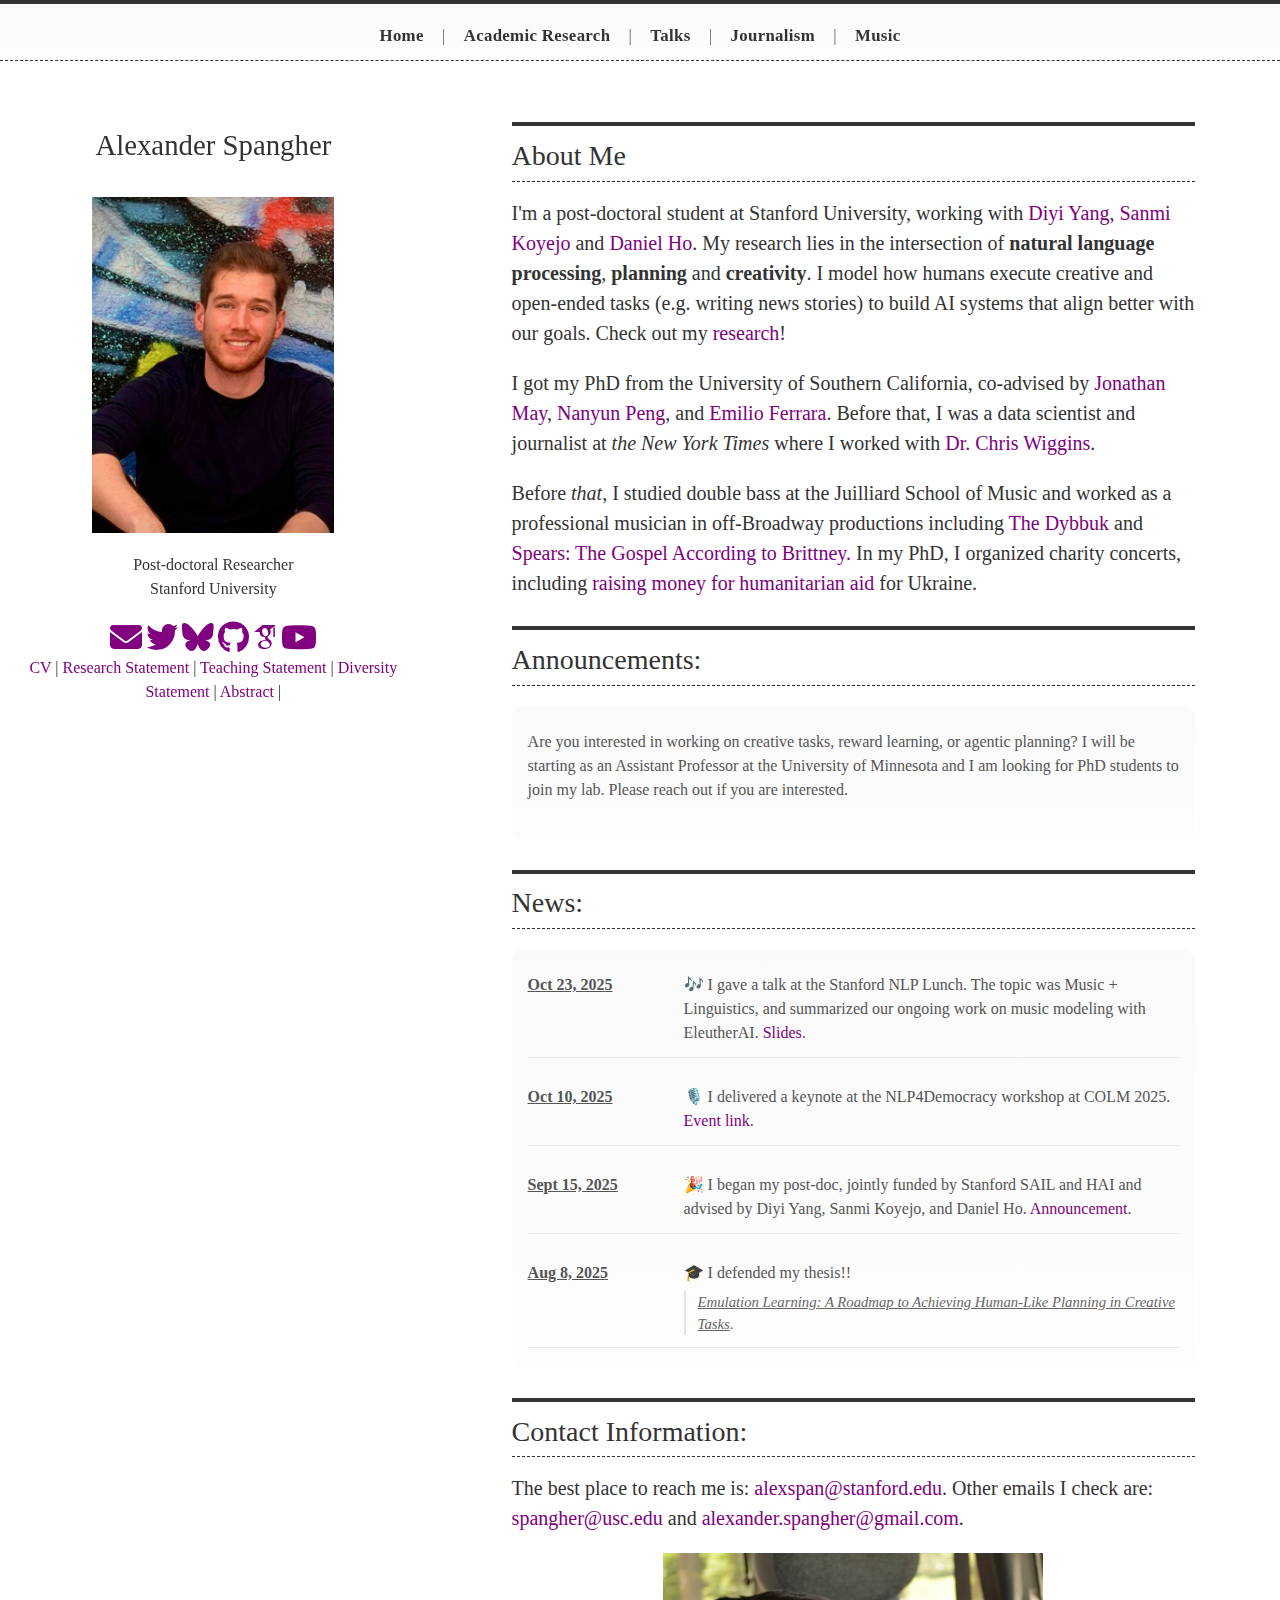
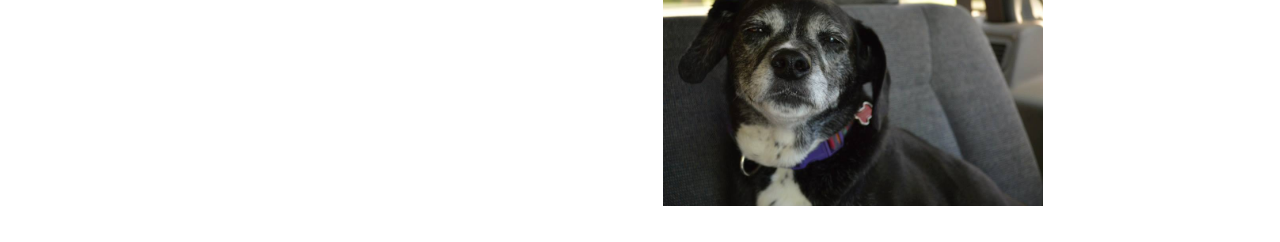
<file: index.html>
<!doctype html>
<html>
  <head>
    <meta charset="utf-8">
    <meta name="description" content="Alexander Spangher is a data scientist, pianist and student based in New York City. He works at the New York Times." />
    <meta name="keywords" content="alexander spangher, the new york times, data visualization, piano" />
    <meta name="author" content="Alexander Spangher" />
    <meta name="viewport" content="width=device-width, initial-scale=1">
    <!-- Always force latest IE rendering engine or request Chrome Frame -->
    <meta content="IE=edge,chrome=1" http-equiv="X-UA-Compatible">
    
    <!-- Use title if it's in the page YAML frontmatter -->
    <title>Alexander Spangher</title>
    
    <!-- Bootstrap CSS -->
    <link href="/assets/css/bootstrap.min.css" rel="stylesheet">
    <!-- Your custom CSS -->
    <link href="/assets/css/normalize.css" rel="stylesheet" type="text/css" />
    <link href="/assets/css/all.css" rel="stylesheet" type="text/css" />
    <!-- Icons -->
    <!-- <link rel="stylesheet" href="/assets/fonts/fontawesome.min.css" /> -->
    <link rel="stylesheet" href="/assets/fonts/academicons.min.css" />
    <!-- <script src="https://kit.fontawesome.com/83b84517bd.js" crossorigin="anonymous"></script> -->
    <!-- <link rel="stylesheet" href="/assets/css/wowchemy.css" /> -->

    <link href="/assets/fonts/fontawesome-free-6.7.2-web/css/fontawesome.css" rel="stylesheet" />
    <link href="/assets/fonts/fontawesome-free-6.7.2-web/css/brands.css" rel="stylesheet" />
    <link href="/assets/fonts/fontawesome-free-6.7.2-web/css/solid.css" rel="stylesheet" />
    <!-- <link href="/assets/fontawesome-free-6.7.2-web/css/sharp-thin.css" rel="stylesheet" /> -->
    <!-- <link href="/assets/fontawesome-free-6.7.2-web/css/duotone-thin.css" rel="stylesheet" /> -->
    <!-- <link href="/assets/fontawesome-free-6.7.2-web/css/sharp-duotone-thin.css" rel="stylesheet" /> -->

    <style>
      .news-section {
        max-height: 420px;
        overflow-y: auto;
        overflow-x: hidden;
        padding: 12px 16px;
        border-radius: 10px;
        background: linear-gradient(180deg, #fafafa 0%, #fdfdfd 100%);
        box-shadow: inset 0 1px 0 rgba(255, 255, 255, 0.6);
      }

      .news-section::-webkit-scrollbar {
        width: 10px;
      }

      .news-section::-webkit-scrollbar-track {
        background: transparent;
      }

      .news-section::-webkit-scrollbar-thumb {
        background-color: rgba(160, 160, 160, 0.5);
        border-radius: 8px;
        border: 2px solid transparent;
        background-clip: content-box;
      }

      .news-section:hover::-webkit-scrollbar-thumb {
        background-color: rgba(120, 120, 120, 0.7);
      }

      .news-list {
        margin: 0;
        padding-left: 0;
        list-style: none;
      }

      .news-item {
        padding: 12px 0;
        border-bottom: 1px solid #ececec;
      }

      .news-item:last-child {
        border-bottom: none;
      }

      .news-date {
        font-weight: 600;
        color: #555;
        display: inline-block;
      }

      .news-text {
        display: inline-block;
      }

      .news-works {
        margin-top: 6px;
        font-size: 0.92em;
        color: #666;
        padding-left: 12px;
        border-left: 2px solid rgba(0, 0, 0, 0.1);
      }

      .news-works a {
        color: inherit;
        text-decoration: underline;
      }

      .news-item ul {
        list-style: none !important;
        padding-left: 0;
        margin: 8px 0 0;
      }

      .news-item ul li {
        margin-bottom: 4px;
      }

      .news-item ul li::marker {
        content: '';
      }
    </style>
  </head>
  
  <body class="index">
<nav class="site-nav" aria-label="Primary navigation">
  <a href="index.html">Home</a>
  <span class="nav-sep">|</span>
  <a href="research.html">Academic Research</a>
  <span class="nav-sep">|</span>
  <a href="talks.html">Talks</a>
  <span class="nav-sep">|</span>
  <a href="data-vis.html">Journalism</a>
  <span class="nav-sep">|</span>
  <a href="music.html">Music</a>
</nav>    <div class="container-fluid">
      <div class="row">
        <!-- Left column (1/3 width) -->
        <div class="col-md-4">
          <div class="sticky-top" style="padding-top: 20px;">
            <h2 id="alex-spangher" class="text-center">Alexander Spangher</h2>
            <div class="text-center">
              <img src="assets/img/profile-pic.jpeg" alt="Lapa" id="profile-pic" class="img-fluid" style="width: 70%;">
              <div class="tagline">Post-doctoral Researcher</div>
              <div>Stanford University</div>
              <!-- Social icons row -->
              <div class="icon-row" style="padding-top: 20px;">
                <a href="mailto:spangher@usc.edu" aria-label="envelope">
                  <i class="fas fa-envelope big-icon"></i>
                </a>
              <a href="https://x.com/AlexanderSpangh" target="_blank" rel="noopener noreferrer">
                <i class="fa-brands fa-twitter"></i>
              </a>
              <a href="https://bsky.app/profile/alex2awesome.bsky.social" target="_blank" rel="noopener noreferrer">
                <i class="fa-brands fa-bluesky"></i>
              </a>
              <a href="https://github.com/alex2awesome" target="_blank" rel="noopener noreferrer">
                <i class="fa-brands fa-github"></i>
              </a>
              <a href="https://scholar.google.com/citations?user=pZEaPR8AAAAJ&hl=en" target="_blank" rel="noopener noreferrer">
                <i class="ai ai-google-scholar"></i>
              </a>
              <a href="https://www.youtube.com/channel/UCKetK0iXNyA0r57aAf-l1NA" target="_blank" rel="noopener noreferrer">
                <i class="fa-brands fa-youtube"></i>
              </a>
            </div>
              <p>
                <a href="assets/docs/2025_cv_with_references.pdf">CV</a> | 
                <a href="assets/docs/2025_research_statement.pdf">Research Statement</a> | 
                <a href="assets/docs/2024_teaching_statement.pdf">Teaching Statement</a> | 
                <a href="assets/docs/2024_diversity_statement.pdf">Diversity Statement</a> | 
                <a href="assets/docs/2024_job_talk_blurb.pdf">Abstract</a> |
            </div>
          </div>
        </div>
        <!-- Right column (2/3 width) -->
        <div class="col-md-8">
          <div class="main">
            <h2 id="alex-spangher">About Me</h2>
            <p>I'm a post-doctoral student at Stanford University, working with <a href="https://cs.stanford.edu/~diyiy/">Diyi Yang</a>, <a href="https://cs.stanford.edu/~sanmi/">Sanmi Koyejo</a> and <a href="https://law.stanford.edu/daniel-e-ho/">Daniel Ho</a>. 
              My research lies in the intersection of <b>natural language processing</b>, <b>planning</b> and <b>creativity</b>. 
              I model how humans execute creative and open-ended tasks (e.g. writing news stories) to build AI systems that align better with our goals.
              Check out my <a href="research.html">research</a>!
              </p>

            <p>I got my PhD from the University of Southern California, co-advised by <a href="https://www.isi.edu/directory/jonmay/">Jonathan May</a>, <a href="https://violetpeng.github.io/">Nanyun Peng</a>, and <a href="https://emilio.ferrara.name/">Emilio Ferrara</a>. 
              Before that, I was a data scientist and journalist at <i>the New York Times</i> where I worked with <a href="https://datascience.columbia.edu/people/chris-h-wiggins/">Dr. Chris Wiggins</a>.</p>
            <p>Before <i>that</i>, I studied double bass at the Juilliard School of Music and worked as a professional musician in off-Broadway productions including <a href="https://myny.ccnmtl.columbia.edu/content/leibowitzs-2011-production-dybbuk">The Dybbuk</a> and <a href="http://newsfeed.time.com/2013/11/04/the-gospel-according-to-brit-brit-musical-tells-the-story-of-christ-through-britney-spears-songs/">Spears: The Gospel According to Brittney.</a>
            In my PhD, I organized charity concerts, including <a href="https://www.sfchronicle.com/bayarea/article/They-ve-been-through-hell-Bay-Area-16999199.php">raising money for humanitarian aid</a> for Ukraine.
            </p>
            
            <h2 id="announcements">Announcements:</h2>
            <div class="news-section">
              <ul class="news-list">
                <li class="news-item">
                  <span class="news-text">Are you interested in working on creative tasks, reward learning, or agentic planning? I will be starting as an Assistant Professor at the University of Minnesota and I am looking for PhD students to join my lab. Please reach out if you are interested.</span>
                </li>
              </ul>
            </div>

            <h2 id="news">News:</h2>
              <div class="news-section">
                <ul class="news-list">
                  <li class="news-item">
                    <span class="news-date">Oct 23, 2025</span>
                    <span class="news-text">🎶 I gave a talk at the Stanford NLP Lunch. The topic was Music + Linguistics, and summarized our ongoing work on music modeling with EleutherAI. <a href="https://docs.google.com/presentation/d/1Cc_oD9zN4Aq6vs603TSWFn1u4LhPGiHpRarRi0NVkn0/edit?usp=sharing">Slides</a>.</span>
                  </li>
                  <li class="news-item">
                    <span class="news-date">Oct 10, 2025</span>
                    <span class="news-text">🎙️ I delivered a keynote at the NLP4Democracy workshop at COLM 2025. <a href="https://sites.google.com/andrew.cmu.edu/nlp4democracy/home">Event link</a>.</span>
                  </li>
                  <li class="news-item">
                    <span class="news-date">Sept 15, 2025</span>
                    <span class="news-text">🎉 I began my post-doc, jointly funded by Stanford SAIL and HAI and advised by Diyi Yang, Sanmi Koyejo, and Daniel Ho. <a href="https://x.com/AlexanderSpangh/status/1982585958265671989">Announcement</a>.</span>
                  </li>
                  <li class="news-item">
                    <span class="news-date">Aug 8, 2025</span>
                    <span class="news-text">🎓 I defended my thesis!!
                      <div class="news-works">
                        <a href="https://www.alexander-spangher.com/assets/docs/aspangher-thesis.pdf"><i>Emulation Learning: A Roadmap to Achieving Human-Like Planning in Creative Tasks</i></a>.
                      </div>
                    </span>
                  </li>
                  <li class="news-item">
                    <span class="news-date">May 3, 2025</span>
                    <span class="news-text">🧑‍🏫 We gave a tutorial at NAACL 2025. <a href="https://sites.google.com/view/naacl2025-creative-planning/home">Event link</a>.
                      <div class="news-works">
                        <a href="docs/naacl_2025_tutorial_proposal.pdf">Creative Planning with Language Models: Practice, Evaluation and Applications</a> with Tenghao Huang, Philippe Laban, and Nanyun Peng
                      </div>
                    </span>
                  </li>
                  <li class="news-item">
                    <span class="news-date">Nov 14, 2024</span>
                    <span class="news-text">🎉🎉 I am so honored to have won <b><u>two (2) Outstanding Paper Awards</u></b> at EMNLP 2024.
                      <div class="news-works">
                        <div><a href="https://aclanthology.org/2024.emnlp-main.1216.pdf">Do LLM's Plan Like Human Writers? Comparing Journalistic Coverage of Press Releases with LLMs</a> with Mark Dredze, Sebastian Gehrmann, and Nanyun Peng</div>
                        <div><a href="https://arxiv.org/pdf/2407.13248">Are Large Language Models Capable of Generating Human-Level Narratives?</a> with Yufei Tian, Tenghao Huang, Miri Liu, Derek Jiang, Muhao Chen, Jonathan May, Nanyun Peng</div>
                      </div>
                    </span>
                  </li>
                  <li class="news-item">
                    <span class="news-date">July 23, 2024</span>
                    <span class="news-text">🎉 I am so honored to have won a <b><u>Spotlight Award</u></b> at ICML 2024.
                      <div class="news-works">
                        <a href="https://openreview.net/pdf?id=RiM3cl9MdK">Stay on Topic with Classifier-Free Guidance</a> with Guillaume Sanchez, Honglu Fan, Elad Levi and Stella Biderman
                      </div>
                    </span>
                  </li>
                  <li class="news-item">
                    <span class="news-date">Feb 22, 2024</span>
                    <span class="news-text">🗣️ I spoke at the Stanford NLP Seminar. The title of my talk is <a href="https://nlp.stanford.edu/seminar/details/alexspangher_2024.shtml">NLP Approaches in Computational Journalism: Newsfinding, Sourcing and Updating Stories</a>. </span>
                  </li>
                  <li class="news-item">
                    <span class="news-date">July 13, 2022</span>
                    <span class="news-text">🎉 I am so honored to have won an <b><u>Outstanding Paper Award</u></b> at NAACL 2022.
                      <div class="news-works">
                        <a href="https://aclanthology.org/2022.naacl-main.10.pdf"><i>NewsEdits:</i> A News Article Revision Dataset and a Document-Level Reasoning Challenge</a> with Xiang Reg, Nanyun Peng, and Jonathan May
                      </div>
                    </span>
                  </li>
                  <li class="news-item">
                    <span class="news-date">March 15, 2022</span>
                    <span class="news-text">🎶 We are humbled for the support for our <a href="https://www.sfchronicle.com/bayarea/article/They-ve-been-through-hell-Bay-Area-16999199.php">Ukraine Benefit Concert.</a> State Senator Scott Weiner and the Ukrainian ambassador gave inspiring speeches, and we raised $60,000.
                    <img src="assets/img/ukraine-concert.png" alt="Lapa" id="lapa" class="img-fluid" style="width: 60%;"></span>
                  </li>
                  <li class="news-item">
                    <span class="news-date">April 4, 2020</span>
                    <span class="news-text">🎉 I am over the moon to have been awarded a 3 year Bloomberg PhD Fellowship. This will allow me to formulate a multi-year research plan and focus on research in my PhD that I care about.</span>
                  </li>
                  <li class="news-item">
                    <span class="news-date">Sept 1, 2019</span>
                    <span class="news-text"> 👨‍🎓 I'm excited to start my PhD at USC!</span>
                  </li>
                </ul>
              </div>


            <!--  -->
<h2 id="how-to-contact-me">Contact Information:</h2>
<p>The best place to reach me is: <a href="mailto:alexspan@stanford.edu">alexspan@stanford.edu</a>. 
  Other emails I check are: <a href="mailto:spangher@usc.edu">spangher@usc.edu</a> and <a href="mailto:alexander.spangher@gmail.com">alexander.spangher@gmail.com</a>.
  <img src="assets/img/lapa.jpg" alt="Lapa" id="lapa" class="img-fluid">
</p>          </div>
        </div>
      </div>
    </div>
    <!-- Bootstrap JS and dependencies (if needed) -->
    <script src="https://cdn.jsdelivr.net/npm/bootstrap@5.3.0/dist/js/bootstrap.bundle.min.js"></script>
  </body>
</html>
</file>
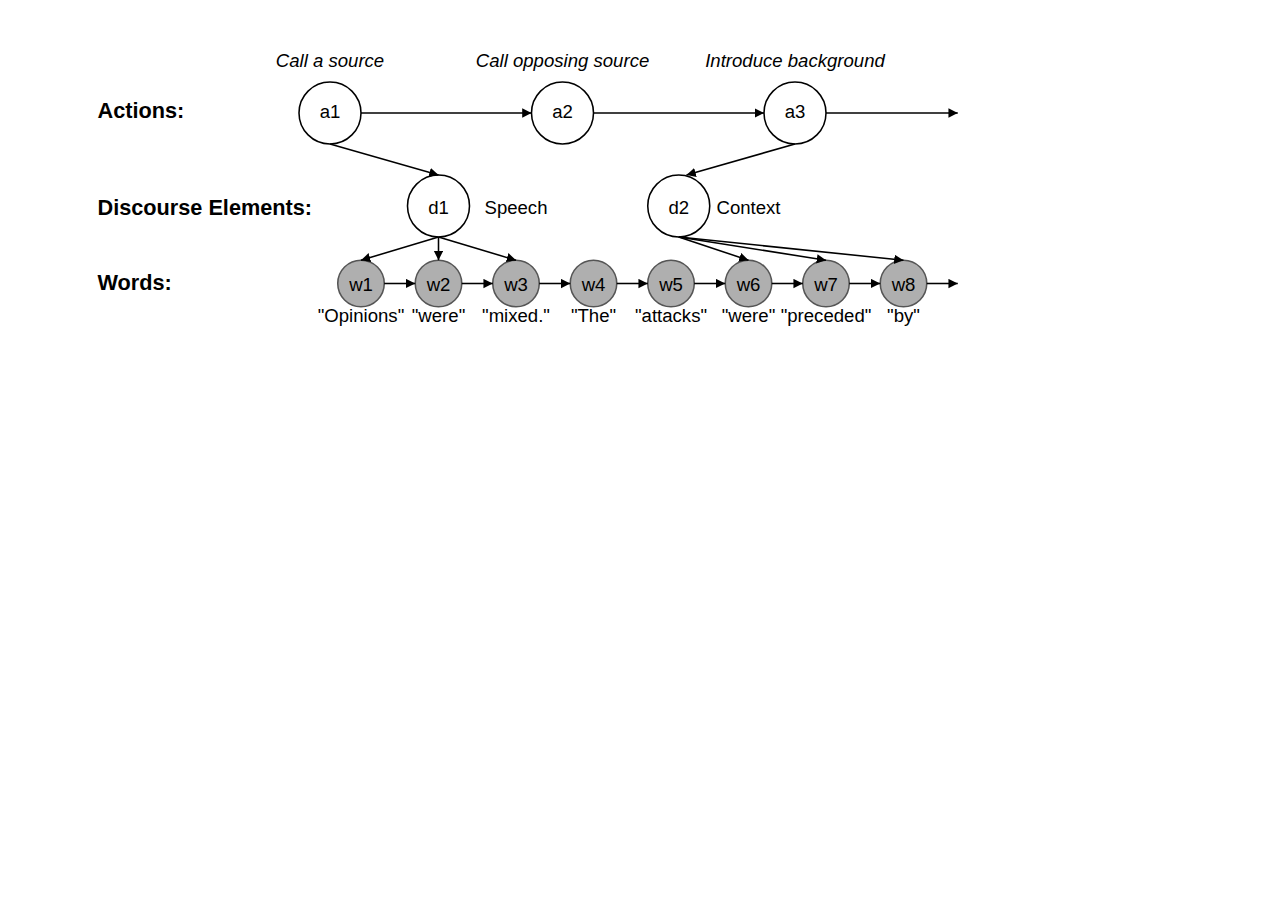
<file: cs-flow.html>
<!DOCTYPE html>
<html lang="en">
<head>
<meta charset="UTF-8" />
<meta name="viewport" content="width=device-width, initial-scale=1.0"/>
<style>
  body {
    font-family: sans-serif;
    margin: 0;
    padding: 20px;
  }

  .section-label {
    font-weight: bold;
    font-size: 14px;
  }

  .node-circle {
    fill: #fff;
    stroke: #000;
    stroke-width: 1px;
    cursor: pointer;
    transition: fill 0.2s;
  }

  .word-circle {
    fill: #afafaf;
    stroke: #555;
    stroke-width: 1px;
    cursor: pointer;
    transition: fill 0.2s;
  }

  .hover-highlight:hover {
    fill: #ffeb3b; /* highlight color on hover */
  }

  .diagram-text {
    font-size: 12px;
    text-anchor: middle;
  }

  .small-text {
    font-size: 12px;
    text-anchor: middle;
  }

  svg text {
    pointer-events: none; /* So text doesn't block circle hover */
  }

  /* Arrow marker for lines */
  marker#arrow {
    markerWidth: 10;
    markerHeight: 10;
    refX: 6;
    refY: 3;
    orient: auto;
    markerUnits: strokeWidth;
  }
</style>
</head>
<body>
<svg viewBox="0 0 800 200" width="100%" preserveAspectRatio="xMidYMid meet" xmlns="http://www.w3.org/2000/svg">
  <!-- Define arrow marker -->
  <defs>
    <marker id="arrow" markerWidth="10" markerHeight="10" refX="6" refY="3" orient="auto">
      <path d="M0,0 L0,6 L6,3 z" fill="#000" />
    </marker>
  </defs>

  <!-- Section Labels on the left -->
  <text x="50" y="63" class="section-label">Actions:</text>
  <text x="50" y="126" class="section-label">Discourse Elements:</text>
  <text x="50" y="174" class="section-label">Words:</text>

  <!-- Actions Row -->
  <!-- a1 circle -->
  <circle id="a1" class="node-circle hover-highlight" cx="200" cy="60" r="20">
    <title>a1: Call a source</title>
  </circle>
  <text x="200" y="63" class="small-text">a1</text>
  <text x="200" y="30" font-size="12px" font-style="italic" text-anchor="middle">Call a source</text>

  <!-- a2 circle -->
  <circle id="a2" class="node-circle hover-highlight" cx="350" cy="60" r="20">
    <title>a2: Call opposing source</title>
  </circle>
  <text x="350" y="63" class="small-text">a2</text>
  <text x="350" y="30" font-size="12px" font-style="italic" text-anchor="middle">Call opposing source</text>

  <!-- a3 circle -->
  <circle id="a3" class="node-circle hover-highlight" cx="500" cy="60" r="20">
    <title>a3: Introduce background</title>
  </circle>
  <text x="500" y="63" class="small-text">a3</text>
  <text x="500" y="30" font-size="12px" font-style="italic" text-anchor="middle">Introduce background</text>

  <!-- Arrows between actions -->
  <line x1="220" y1="60" x2="330" y2="60" stroke="#000" stroke-width="1" marker-end="url(#arrow)" />
  <line x1="370" y1="60" x2="480" y2="60" stroke="#000" stroke-width="1" marker-end="url(#arrow)" />
  <line x1="520" y1="60" x2="605" y2="60" stroke="#000" stroke-width="1" marker-end="url(#arrow)" />

  <!-- Discourse Elements Row -->
  <!-- d1 circle -->
  <circle id="d1" class="node-circle hover-highlight" cx="270" cy="120" r="20">
    <title>d1</title>
  </circle>
  <text x="270" y="125" class="small-text">d1</text>
  <text x="320" y="125" font-size="12px" text-anchor="middle">Speech</text>

  <!-- d2 circle -->
  <circle id="d2" class="node-circle hover-highlight" cx="425" cy="120" r="20">
    <title>d2</title>
  </circle>
  <text x="425" y="125" class="small-text">d2</text>
  <text x="470" y="125" font-size="12px" text-anchor="middle">Context</text>

  <!-- Lines from actions to discourse elements -->
  <line x1="200" y1="80" x2="270" y2="100" stroke="#000" stroke-width="1" marker-end="url(#arrow)"/>
  <line x1="500" y1="80" x2="430" y2="100" stroke="#000" stroke-width="1" marker-end="url(#arrow)"/>

  <!-- Words Row -->
  <!-- w1, w2, w3 under d1 -->
  <circle id="w1" class="word-circle hover-highlight" cx="220" cy="170" r="15">
    <title>w1: "Opinions"</title>
  </circle>
  <text x="220" y="175" class="small-text">w1</text>
  <text x="220" y="195" font-size="12px" text-anchor="middle">"Opinions"</text>

  <circle id="w2" class="word-circle hover-highlight" cx="270" cy="170" r="15">
    <title>w2: "were"</title>
  </circle>
  <text x="270" y="175" class="small-text">w2</text>
  <text x="270" y="195" font-size="12px" text-anchor="middle">"were"</text>

  <circle id="w3" class="word-circle hover-highlight" cx="320" cy="170" r="15">
    <title>w3: "mixed."</title>
  </circle>
  <text x="320" y="175" class="small-text">w3</text>
  <text x="320" y="195" font-size="12px" text-anchor="middle">"mixed."</text>

  <!-- w4, w5 in between d1 and d2 -->
  <circle id="w4" class="word-circle hover-highlight" cx="370" cy="170" r="15">
    <title>w4: "The"</title>
  </circle>
  <text x="370" y="175" class="small-text">w4</text>
  <text x="370" y="195" font-size="12px" text-anchor="middle">"The"</text>

  <circle id="w5" class="word-circle hover-highlight" cx="420" cy="170" r="15">
    <title>w5: "attacks"</title>
  </circle>
  <text x="420" y="175" class="small-text">w5</text>
  <text x="420" y="195" font-size="12px" text-anchor="middle">"attacks"</text>


  <!-- w6, w7, w8 under d2 -->
  <circle id="w6" class="word-circle hover-highlight" cx="470" cy="170" r="15">
    <title>w6: "were"</title>
  </circle>
  <text x="470" y="175" class="small-text">w6</text>
  <text x="470" y="195" font-size="12px" text-anchor="middle">"were"</text>

  <circle id="w7" class="word-circle hover-highlight" cx="520" cy="170" r="15">
    <title>w7: "preceded"</title>
  </circle>
  <text x="520" y="175" class="small-text">w7</text>
  <text x="520" y="195" font-size="12px" text-anchor="middle">"preceded"</text>

  <circle id="w8" class="word-circle hover-highlight" cx="570" cy="170" r="15">
    <title>w8: "by"</title>
  </circle>
  <text x="570" y="175" class="small-text">w8</text>
  <text x="570" y="195" font-size="12px" text-anchor="middle">"by"</text>

  <!-- Lines connecting discourse elements to words -->
  <line x1="270" y1="140" x2="220" y2="155" stroke="#000" stroke-width="1" marker-end="url(#arrow)"/>
  <line x1="270" y1="140" x2="270" y2="155" stroke="#000" stroke-width="1" marker-end="url(#arrow)"/>
  <line x1="270" y1="140" x2="320" y2="155" stroke="#000" stroke-width="1" marker-end="url(#arrow)"/>

  <line x1="425" y1="140" x2="470" y2="155" stroke="#000" stroke-width="1" marker-end="url(#arrow)"/>
  <line x1="425" y1="140" x2="520" y2="155" stroke="#000" stroke-width="1" marker-end="url(#arrow)"/>
  <line x1="425" y1="140" x2="570" y2="155" stroke="#000" stroke-width="1" marker-end="url(#arrow)"/>

  <!-- Lines connecting words to each other -->
  <line x1="235" y1="170" x2="255" y2="170" stroke="#000" stroke-width="1" marker-end="url(#arrow)"/>
  <line x1="285" y1="170" x2="305" y2="170" stroke="#000" stroke-width="1" marker-end="url(#arrow)"/>
  <line x1="335" y1="170" x2="355" y2="170" stroke="#000" stroke-width="1" marker-end="url(#arrow)"/>
  <line x1="385" y1="170" x2="405" y2="170" stroke="#000" stroke-width="1" marker-end="url(#arrow)"/>
  <line x1="435" y1="170" x2="455" y2="170" stroke="#000" stroke-width="1" marker-end="url(#arrow)"/>
  <line x1="485" y1="170" x2="505" y2="170" stroke="#000" stroke-width="1" marker-end="url(#arrow)"/>
  <line x1="535" y1="170" x2="555" y2="170" stroke="#000" stroke-width="1" marker-end="url(#arrow)"/>
  <line x1="585" y1="170" x2="605" y2="170" stroke="#000" stroke-width="1" marker-end="url(#arrow)"/>

  
</svg>

</body>
</html>
</file>
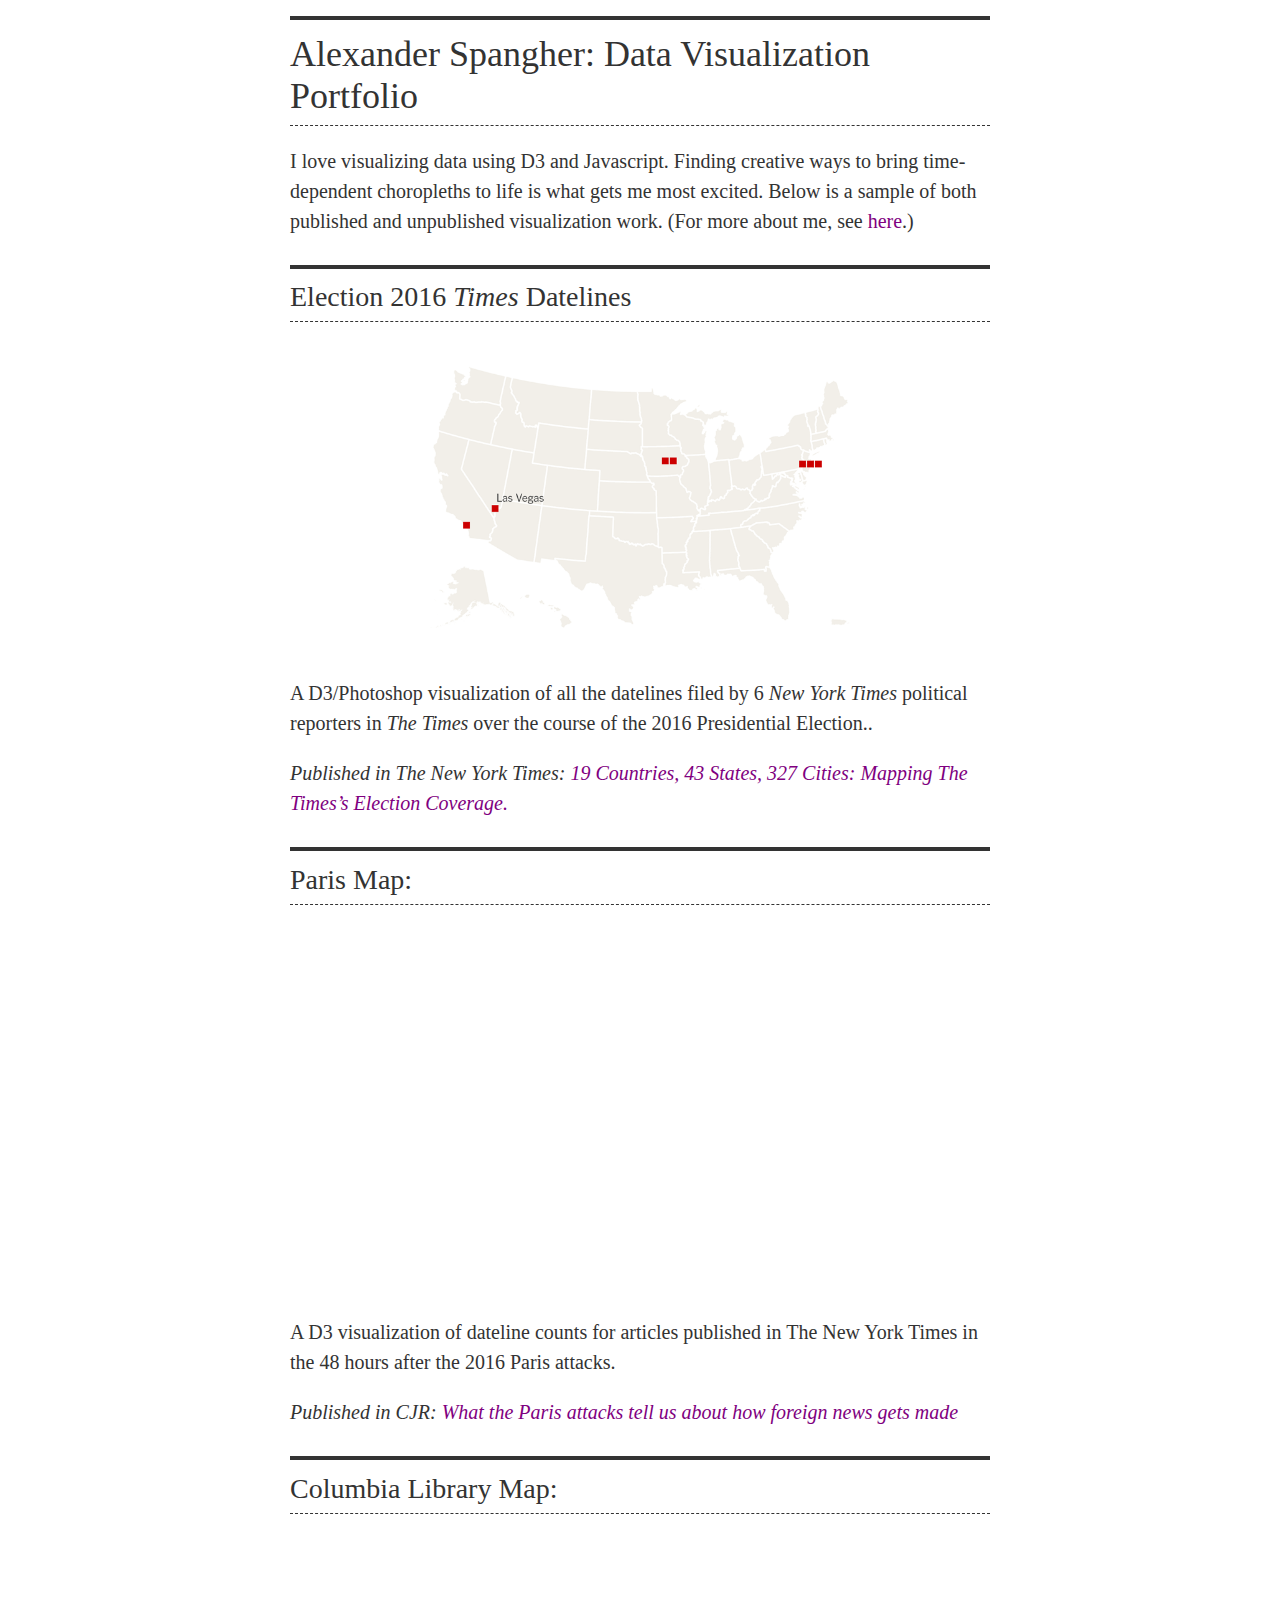
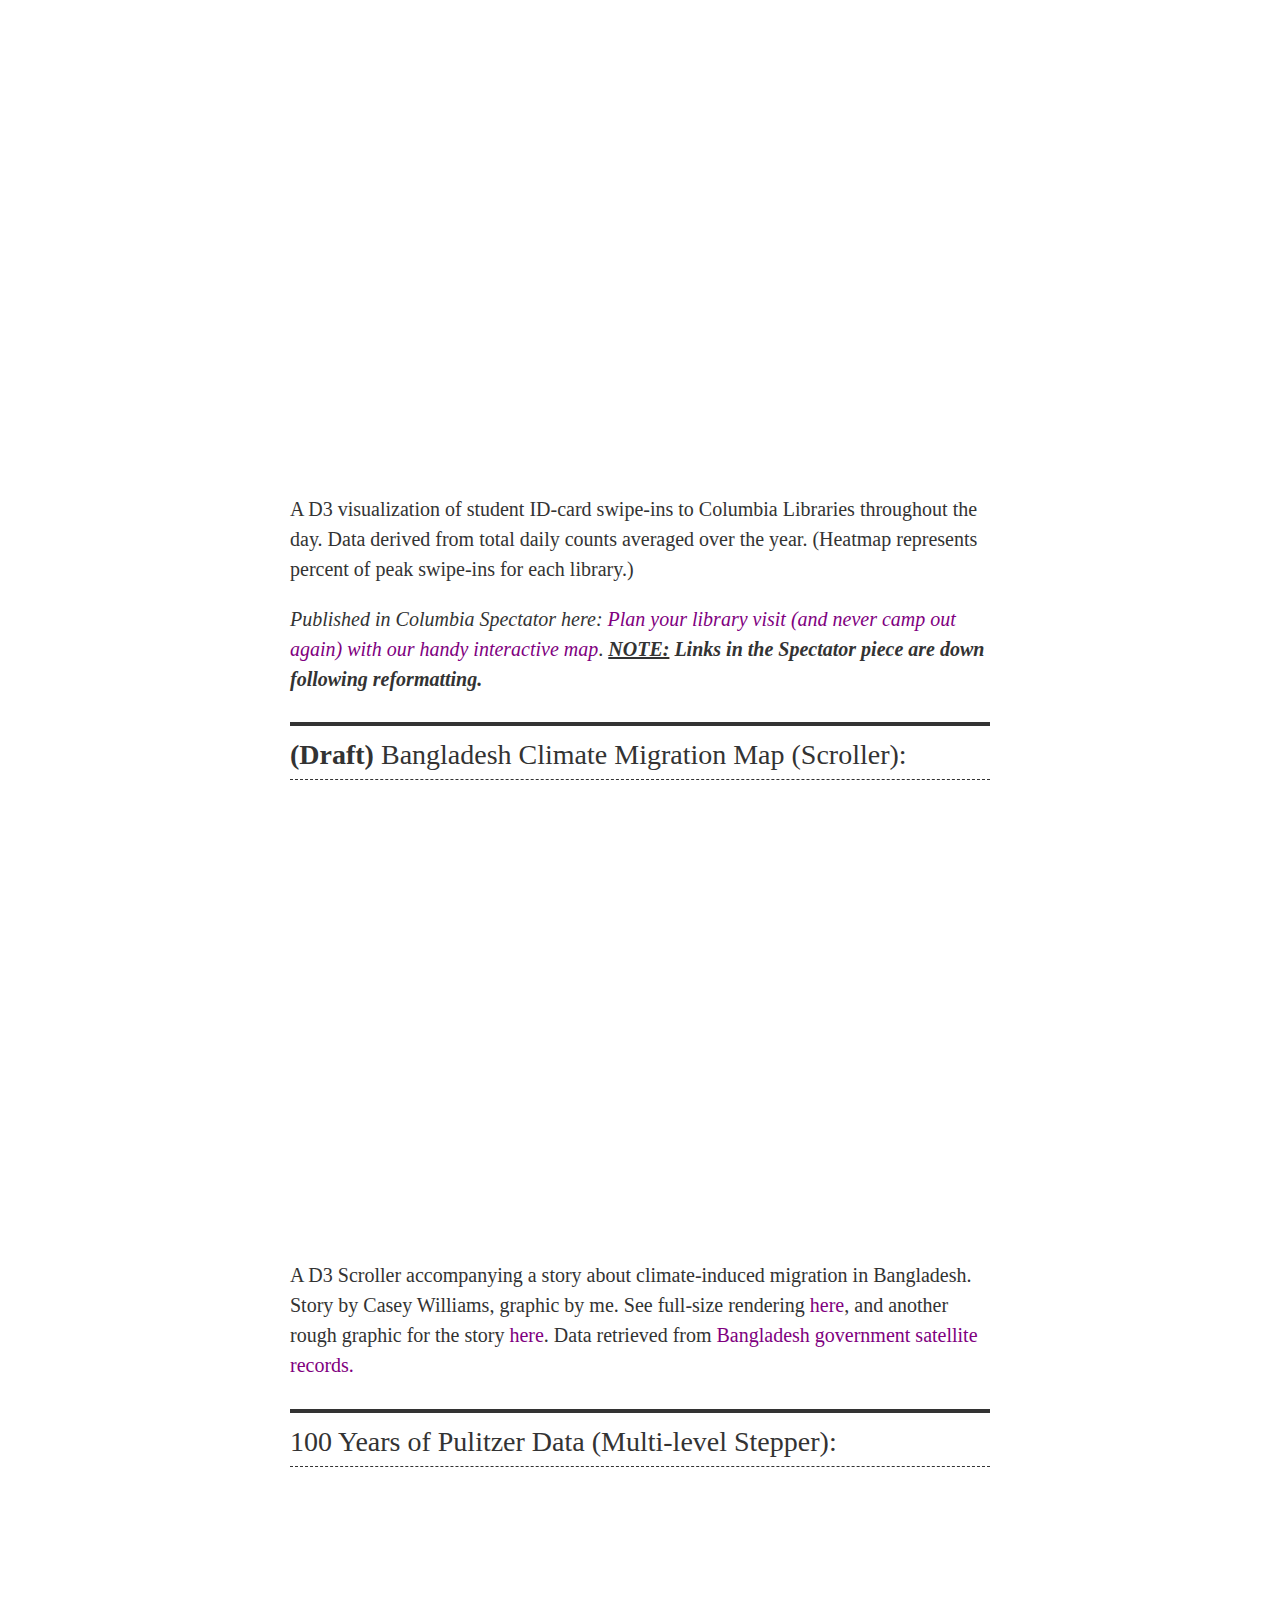
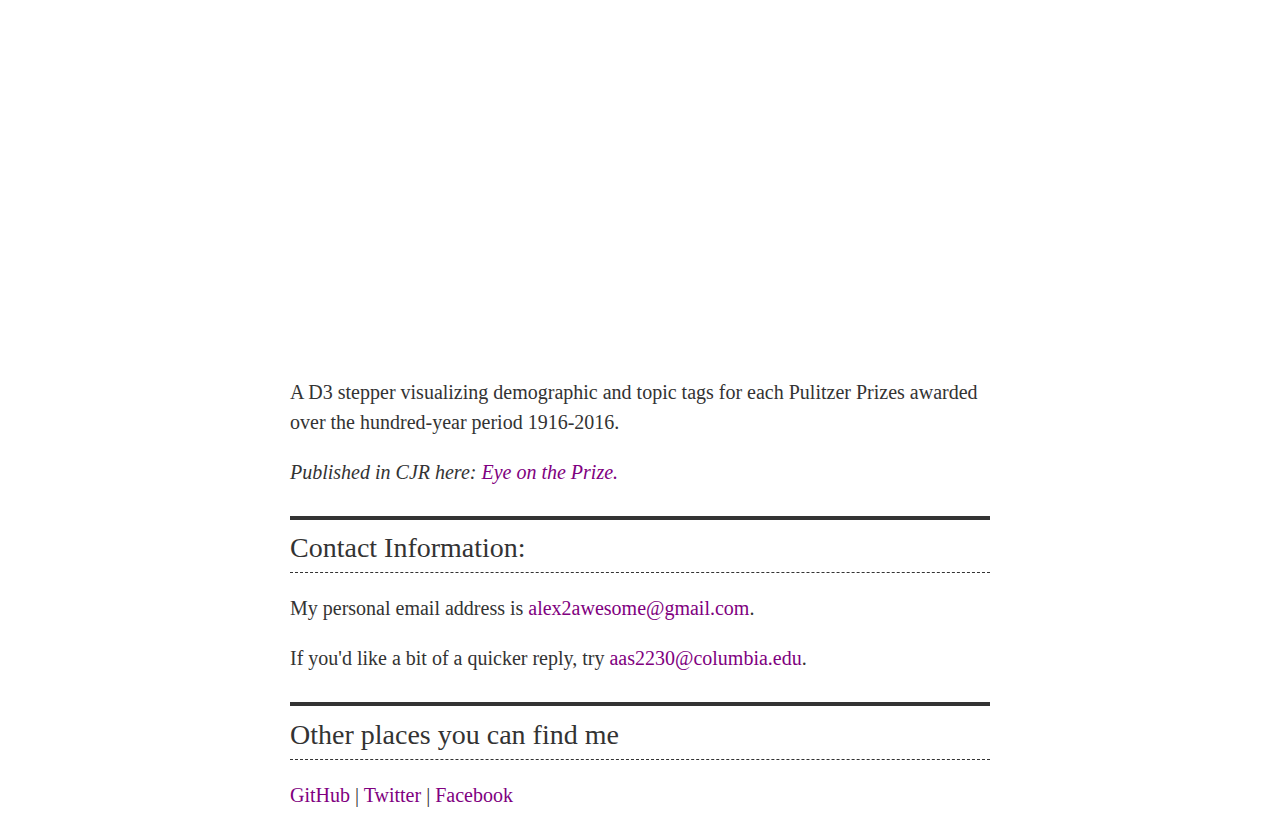
<file: data-vis.html>
<!doctype html>
<html>
  <head>
    <meta charset="utf-8">
	<meta name="description" content="Alexander Spangher is a data scientist, pianist and student based in New York City. He works at the New York Times." />
	<meta name="keywords" content="alexander spangher, the new york times, data visualization, piano" />
	<meta name="author" content="Alexander Spangher" />
    <meta name="viewport" content="initial-scale=1, maximum-scale=1, user-scalable=no">
    <!-- Always force latest IE rendering engine or request Chrome Frame -->
    <meta content="IE=edge,chrome=1" http-equiv="X-UA-Compatible">
    
    <!-- Use title if it's in the page YAML frontmatter -->
    <title>Alexander Spangher</title>
    
    <link href="/assets/css/normalize.css" rel="stylesheet" type="text/css" />
    <link href="/assets/css/all.css" rel="stylesheet" type="text/css" />
  </head>
  
  <body class="index">
    <!-- <img src="assets/img/lapa.jpg" alt="Lapa" id="lapa" > -->
    <div class="main">
      <h1 id="alex-spangher">Alexander Spangher: Data Visualization Portfolio</h1>

      <p>I love visualizing data using D3 and Javascript. Finding creative ways to bring time-dependent choropleths to life is what gets me most excited. Below is a sample of both published and unpublished visualization work. (For more about me, see <a href='/'>here</a>.)</p>

      <!-- Times Dateline GIF -->
      <h2 id="election-2016">Election 2016 <em>Times</em> Datelines</h2>
      <img src="assets/img/times-electionmap.gif" >

      <p>A D3/Photoshop visualization of all the datelines filed by 6 <em>New York Times</em> political reporters in <em>The Times</em> over the course of the 2016 Presidential Election..</p>

      <em><p>Published in <em>The New York Times:</em> <a href="https://www.nytimes.com/2016/11/04/insider/19-countries-43-states-327-cities-mapping-the-timess-election-coverage.html">19 Countries, 43 States, 327 Cities: Mapping The Times’s Election Coverage.</a></p></em>

      <!-- Paris CJR Map -->
      <h2 id="Paris">Paris Map:</h2>
      <iframe src="https://paris-dot-data-vis-projects.appspot.com/custom_map2.html" scrolling="no" frameBorder="0" class="generic-iframe"></iframe>

      <p>A D3 visualization of dateline counts for articles published in The New York Times in the 48 hours after the 2016 Paris attacks.</p>

      <em><p>Published in CJR: <a href="http://archives.cjr.org/analysis/map-graphic-static.php">What the Paris attacks tell us about how foreign news gets made</a></p></em>

      <!-- Columbia Library Map -->
      <h2 id="Columbia">Columbia Library Map:</h2>
      <iframe src="https://library-dot-data-vis-projects.appspot.com/library_map.html" scrolling="no" frameBorder="0" id="library" width="800" height="600"></iframe>

      <p>A D3 visualization of student ID-card swipe-ins to Columbia Libraries throughout the day. Data derived from total daily counts averaged over the year. (Heatmap represents percent of peak swipe-ins for each library.)</p>

      <em><p>Published in Columbia Spectator here: <a href="http://spc.columbiaspectator.com/2014/05/08/plan-your-library-visit-and-never-camp-out-again-our-handy-interactive-map">Plan your library visit (and never camp out again) with our handy interactive map</a></em>.  <em><b><u>NOTE:</u> Links in the Spectator piece are down following reformatting.</p></b></em>

      <!-- Bangladesh Map I. -->
      <h2 id="bangladesh"><b>(Draft)</b> Bangladesh Climate Migration Map (Scroller):</h2>
      <iframe src="https://bangladesh-dot-data-vis-projects.appspot.com/map-1.html" scrolling="yes" frameBorder="0" id="bangladesh-1" width="1300" height="600"></iframe>

      <p>A D3 Scroller accompanying a story about climate-induced migration in Bangladesh. Story by Casey Williams, graphic by me. See full-size rendering <a href="https://bangladesh-dot-data-vis-projects.appspot.com/map-1.html">here</a>, and another rough graphic for the story <a href="https://bangladesh-dot-data-vis-projects.appspot.com/map-3.html">here</a>. Data retrieved from <a href="https://data.humdata.org/dataset/bangladesh-hazards">Bangladesh government satellite records.</a></p>


      <!-- Pulitzer Map -->
      <h2 id="pulitzer-header"> 100 Years of Pulitzer Data (Multi-level Stepper):</h2>
      <iframe src="https://pulitzer-dot-data-vis-projects.appspot.com/index.html" scrolling="yes" frameBorder="0" id="pulitzer" width="1300" height="630"></iframe>

      <p>A D3 stepper visualizing demographic and topic tags for each Pulitzer Prizes awarded over the hundred-year period 1916-2016.</p>

      <em><p>Published in CJR here: <a href="http://archives.cjr.org/analysis/pulitzer-data-static.php">Eye on the Prize.</a></p></em>


<!-- Contact Information -->
<h2 id="how-to-contact-me">Contact Information:</h2>

<p>My personal email address is <a href="">alex2awesome@gmail.com</a>. <p>If you'd like a bit of a quicker reply, try <a href="">aas2230@columbia.edu</a>.

<h2 id="other-places-you-can-find-me">Other places you can find me</h2>

<p><a href="https://github.com/alex2awesome">GitHub</a> | <a href="https://twitter.com/AlexanderSpangh">Twitter</a> | <a href="https://www.facebook.com/spangher1">Facebook</a></p>
</div>
  </body>
</html>
</file>
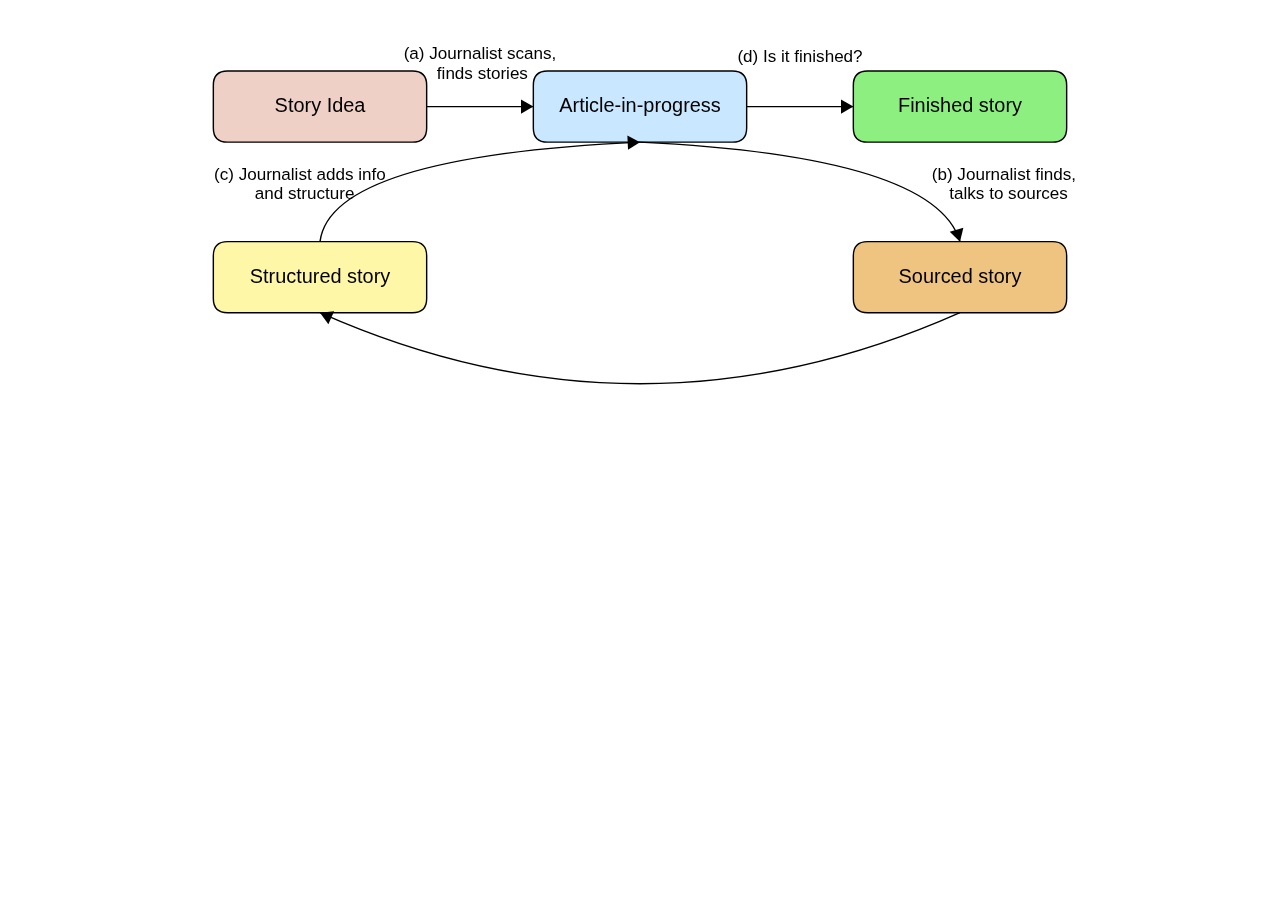
<file: journalism-flow.html>
<!DOCTYPE html>
<html lang="en">
<head>
    <meta charset="UTF-8">
    <title>Recreate Diagram (Responsive)</title>
    <style>
      body, html {
        margin: 0;
        padding: 0;
        height: 100%;
      }
      canvas {
        width: 100%;
        height: auto;
        display: block;
        cursor: pointer;
      }
    </style>
</head>
<body>
<canvas id="diagram"></canvas>
<script>
    const canvas = document.getElementById('diagram');
    const originalWidth = 900;
    const originalHeight = 280;

    const dpr = window.devicePixelRatio || 1;

    // Set canvas dimensions based on its CSS size and scale for high-DPI
    const cssWidth = canvas.clientWidth;
    const cssHeight = cssWidth * (originalHeight / originalWidth);
    

    canvas.width = cssWidth * dpr;
    canvas.height = cssHeight * dpr;
    const ctx = canvas.getContext('2d');

    // Data for boxes
    const boxWidth = 150;
    const boxHeight = 50;

    const storyIdea = {
        x: 150,
        y: 50,
        width: boxWidth,
        height: boxHeight,
        color: "#eed0c6",
        text: "Story Idea"
    };
    const articleInProgress = {
        x: 375,
        y: 50,
        width: boxWidth,
        height: boxHeight,
        color: "#C9E7FE",
        text: "Article-in-progress"
    };
    const finishedStory = {
        x: 600,
        y: 50,
        width: boxWidth,
        height: boxHeight,
        color: "#8def80",
        text: "Finished story"
    };
    const structuredStory = {
        x: 150,
        y: 170,
        width: boxWidth,
        height: boxHeight,
        color: "#FFF7A8",
        text: "Structured story"
    };
    const sourcedStory = {
        x: 600,
        y: 170,
        width: boxWidth,
        height: boxHeight,
        color: "#efc380",
        text: "Sourced story"
    };

    // Utility functions
    function drawRoundedRect(x, y, width, height, radius, color, text, isActive = false) {
        const previousFillStyle = ctx.fillStyle;
        const previousStrokeStyle = ctx.strokeStyle;
        const previousLineWidth = ctx.lineWidth;
        ctx.beginPath();
        ctx.moveTo(x + radius, y);
        ctx.lineTo(x + width - radius, y);
        ctx.quadraticCurveTo(x + width, y, x + width, y + radius);
        ctx.lineTo(x + width, y + height - radius);
        ctx.quadraticCurveTo(x + width, y + height, x + width - radius, y + height);
        ctx.lineTo(x + radius, y + height);
        ctx.quadraticCurveTo(x, y + height, x, y + height - radius);
        ctx.lineTo(x, y + radius);
        ctx.quadraticCurveTo(x, y, x + radius, y);
        ctx.closePath();
        ctx.fillStyle = isActive ? '#ffe082' : color;
        ctx.fill();
        ctx.strokeStyle = isActive ? "#b8860b" : "black";
        ctx.lineWidth = isActive ? 3 : 1;
        ctx.stroke();
        ctx.fillStyle = previousFillStyle;
        ctx.strokeStyle = previousStrokeStyle;
        ctx.lineWidth = previousLineWidth;

        // Add text inside the box
        ctx.fillStyle = "black";
        ctx.font = "14px Arial";
        ctx.textAlign = "center";
        ctx.textBaseline = "middle";
        ctx.fillText(text, x + width / 2, y + height / 2);
    }

    function drawArrow(x1, y1, x2, y2, controlX, controlY) {
        ctx.strokeStyle = "black";
        ctx.fillStyle = "black";
        ctx.beginPath();
        if (controlX === null || controlY === null) {
            // Draw straight line
            ctx.moveTo(x1, y1);
            ctx.lineTo(x2, y2);
        } else {
            // Draw curved line
            ctx.moveTo(x1, y1);
            ctx.quadraticCurveTo(controlX, controlY, x2, y2);
        }
        ctx.stroke();

        // Calculate angle for arrowhead
        let angle;
        if (controlX === null || controlY === null) {
            angle = Math.atan2(y2 - y1, x2 - x1);
        } else {
            angle = Math.atan2(y2 - controlY, x2 - controlX);
        }

        // Draw arrowhead
        ctx.beginPath();
        ctx.moveTo(x2, y2);
        ctx.lineTo(x2 - 10 * Math.cos(angle - Math.PI / 6), y2 - 10 * Math.sin(angle - Math.PI / 6));
        ctx.lineTo(x2 - 10 * Math.cos(angle + Math.PI / 6), y2 - 10 * Math.sin(angle + Math.PI / 6));
        ctx.closePath();
        ctx.fill();
    }

    function drawLabel(text, x, y) {
        // Draw multi-line text if needed
        ctx.font = "12px Arial";
        ctx.fillStyle = "black";
        ctx.textAlign = "center";
        ctx.textBaseline = "middle";

        const lines = text.split("<br>");
        const lineHeight = 14;
        const startY = y - (lines.length - 1) * (lineHeight / 2);
        for (let i = 0; i < lines.length; i++) {
            ctx.fillText(lines[i], x, startY + i * lineHeight);
        }
    }

    const stages = [
        { key: "story-idea", box: storyIdea },
        { key: "article-in-progress", box: articleInProgress },
        { key: "finished-story", box: finishedStory },
        { key: "structured-story", box: structuredStory },
        { key: "sourced-story", box: sourcedStory }
    ];

    let activeStage = null;

    function draw() {
        // Adjust canvas size based on current container size
        // We'll take the clientWidth as reference
        // canvas.width = canvas.clientWidth;
        // canvas.height = canvas.clientWidth * (originalHeight / originalWidth);

        // Calculate scale factors
        const scaleX = canvas.width / originalWidth;
        const scaleY = canvas.height / originalHeight;

        // Reset transformations and apply scaling
        ctx.setTransform(1, 0, 0, 1, 0, 0); 
        ctx.scale(scaleX, scaleY);

        ctx.clearRect(0, 0, originalWidth, originalHeight);

        // Draw boxes
        stages.forEach(({ key, box }) => {
            drawRoundedRect(
                box.x,
                box.y,
                box.width,
                box.height,
                10,
                box.color,
                box.text,
                activeStage === key
            );
        });

        // Arrows and labels
        // Arrow from Story Idea to Article-in-progress
        drawArrow(
            storyIdea.x + storyIdea.width,
            storyIdea.y + storyIdea.height / 2,
            articleInProgress.x,
            articleInProgress.y + articleInProgress.height / 2,
            null,
            null
        );
        drawLabel(
            "(a) Journalist scans,<br> finds stories",
            (storyIdea.x + storyIdea.width + articleInProgress.x) / 2,
            storyIdea.y + storyIdea.height / 2 - 30
        );

        // Arrow from Article-in-progress to Finished story
        drawArrow(
            articleInProgress.x + articleInProgress.width,
            articleInProgress.y + articleInProgress.height / 2,
            finishedStory.x,
            finishedStory.y + finishedStory.height / 2,
            null,
            null
        );
        drawLabel(
            "(d) Is it finished?",
            (articleInProgress.x + articleInProgress.width + finishedStory.x) / 2,
            articleInProgress.y + articleInProgress.height / 2 - 35
        );

        // Arrow from Article-in-progress to Sourced story (curved)
        drawArrow(
            articleInProgress.x + articleInProgress.width / 2,
            articleInProgress.y + articleInProgress.height,
            sourcedStory.x + sourcedStory.width / 2,
            sourcedStory.y,
            (articleInProgress.x + sourcedStory.x) / 2 + 170,
            (articleInProgress.y + sourcedStory.y) / 2
        );
        drawLabel(
            "(b) Journalist finds, <br> talks to sources",
            (articleInProgress.x + sourcedStory.x) / 2 + 220,
            (articleInProgress.y + sourcedStory.y) / 2 + 20
        );

        // Arrow from Sourced story to Structured story (curved)
        drawArrow(
            sourcedStory.x + sourcedStory.width / 2,
            sourcedStory.y + sourcedStory.height,
            structuredStory.x + structuredStory.width / 2,
            structuredStory.y + structuredStory.height,
            originalWidth / 2,
            structuredStory.y + structuredStory.height + 100
        );

        // Arrow from Structured story back to Article-in-progress (curved)
        drawArrow(
            structuredStory.x + structuredStory.width / 2,
            structuredStory.y,
            articleInProgress.x + articleInProgress.width / 2,
            articleInProgress.y + articleInProgress.height,
            (structuredStory.x + articleInProgress.x) / 2 - 30,
            (structuredStory.y + articleInProgress.y) / 2
        );
        drawLabel(
            "(c) Journalist adds info <br> and structure",
            (structuredStory.x + articleInProgress.x) / 2 - 50,
            (structuredStory.y + articleInProgress.y) / 2 + 20
        );
    }

    window.addEventListener('resize', draw);
    window.addEventListener('load', draw);

    function pointInBox(x, y, box) {
        return (
            x >= box.x &&
            x <= box.x + box.width &&
            y >= box.y &&
            y <= box.y + box.height
        );
    }

    function postSelection() {
        window.parent.postMessage(
            {
                type: "cj-filter",
                value: activeStage
            },
            "*"
        );
    }

    canvas.addEventListener("click", (event) => {
        const rect = canvas.getBoundingClientRect();
        const relativeX = (event.clientX - rect.left) * dpr;
        const relativeY = (event.clientY - rect.top) * dpr;
        const scaleX = canvas.width / originalWidth;
        const scaleY = canvas.height / originalHeight;
        const diagramX = relativeX / scaleX;
        const diagramY = relativeY / scaleY;

        let clickedStage = null;
        for (const { key, box } of stages) {
            if (pointInBox(diagramX, diagramY, box)) {
                clickedStage = key;
                break;
            }
        }

        if (clickedStage) {
            activeStage = activeStage === clickedStage ? null : clickedStage;
            draw();
            postSelection();
        }
    });
</script>
</body>
</html>
</file>
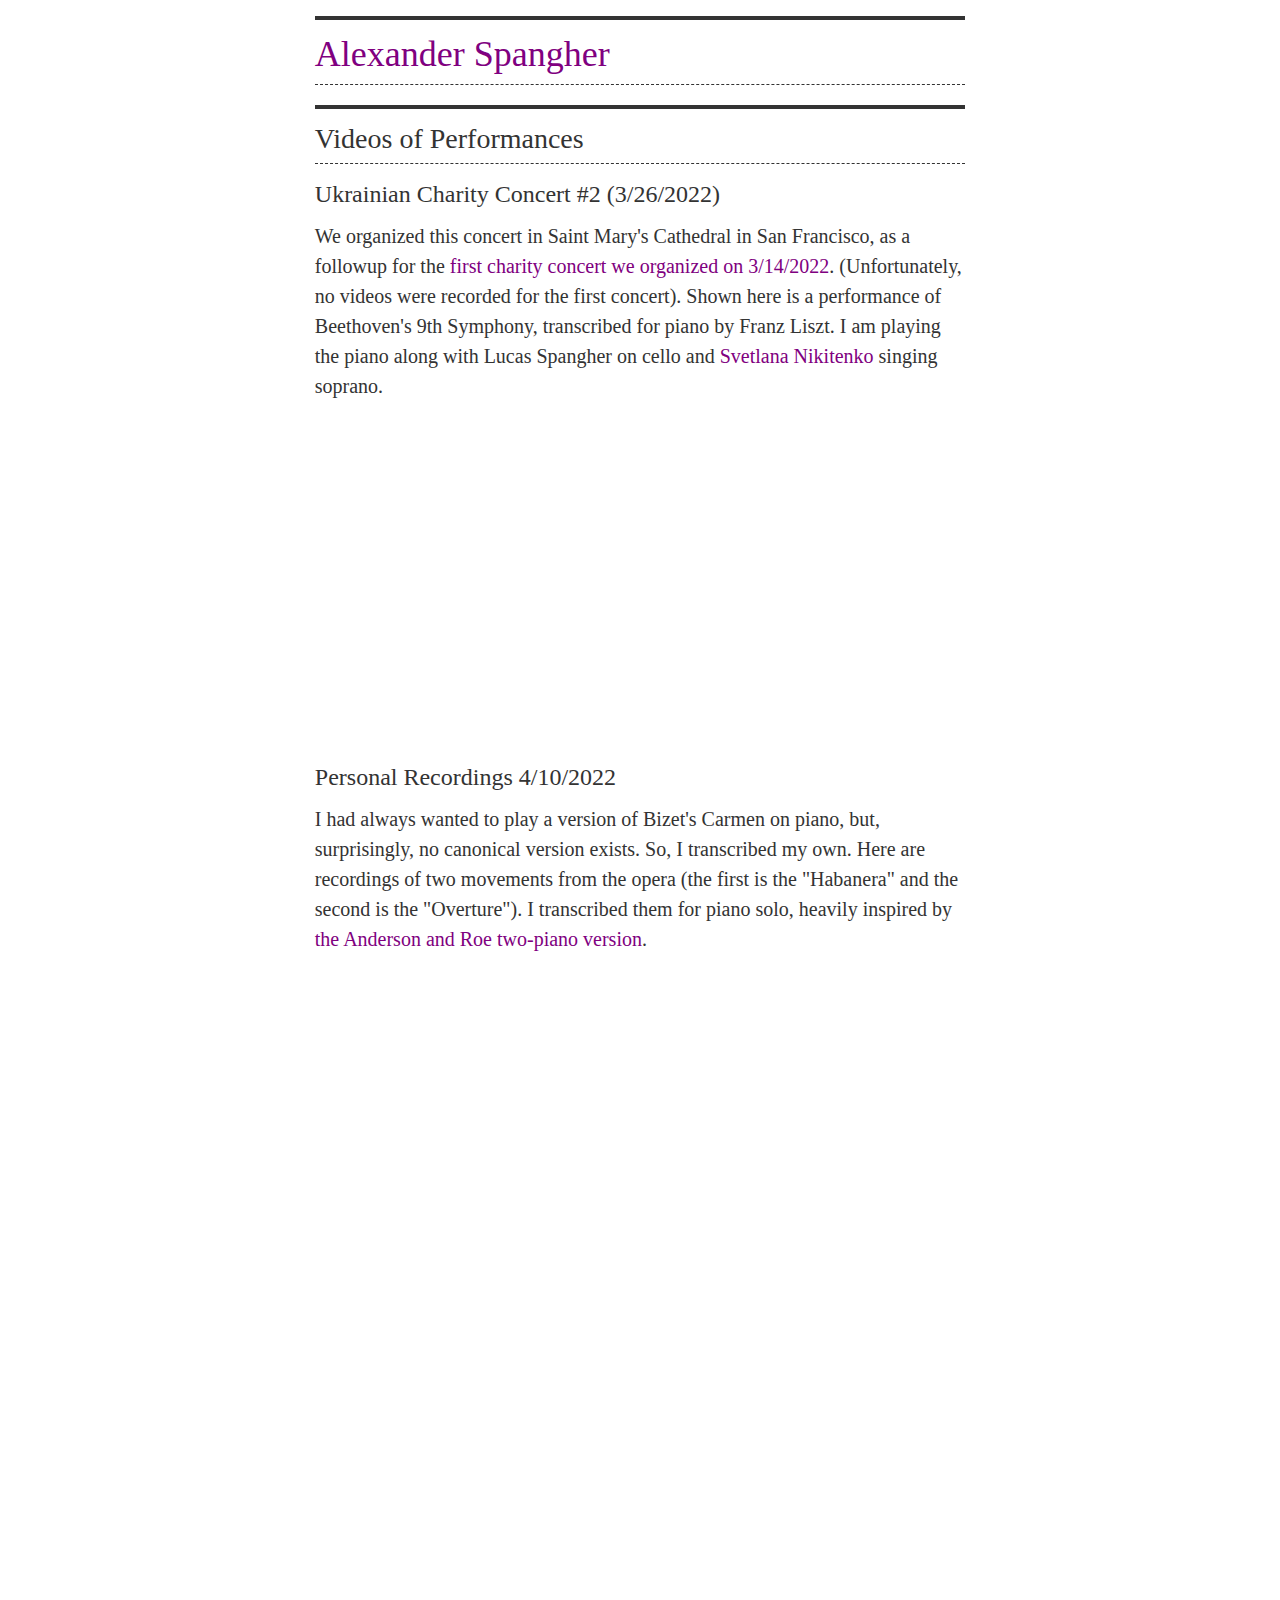
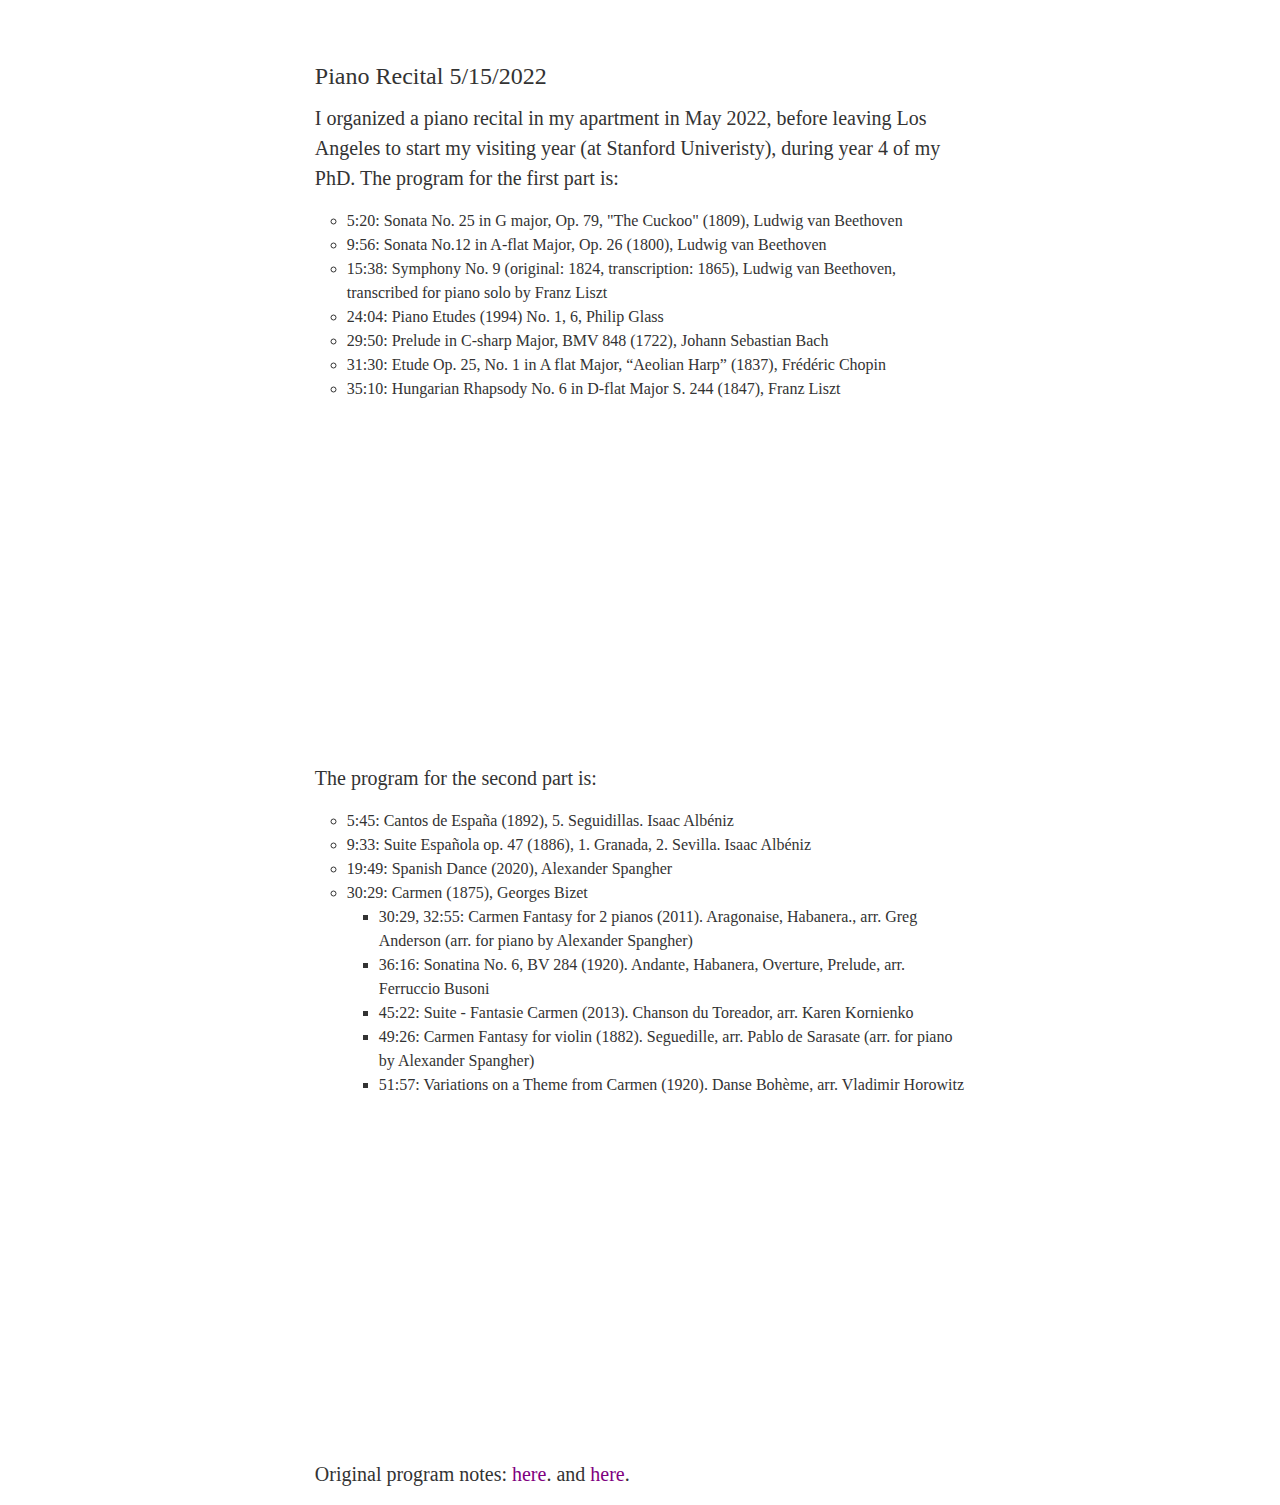
<file: music.html>
<!doctype html>
<html>
  <head>
    <meta charset="utf-8">
    <meta name="viewport" content="width=device-width, initial-scale=1">
    <title>Music Videos</title>
    <link href="/assets/css/bootstrap.min.css" rel="stylesheet">
    <link href="/assets/css/normalize.css" rel="stylesheet" type="text/css" />
    <link href="/assets/css/all.css" rel="stylesheet" type="text/css" />
  </head>
  <style>
    #top-header {
      margin-top: 20px;
    }

</style>
  <div class="main">
    <div class="container">
      <h1 id="alex-spangher"><a href="index.html">Alexander Spangher</a></h1>
      
      <h2 id="top-header">Videos of Performances</h2>
      <ul class="list-unstyled">
        <li class="mb-4">
            <h4>Ukrainian Charity Concert #2 (3/26/2022)</h4>
            <p> We organized this concert in Saint Mary's Cathedral in San Francisco, as a followup for the <a href="https://www.sfchronicle.com/bayarea/article/They-ve-been-through-hell-Bay-Area-16999199.php">first charity concert we organized on 3/14/2022</a>.
            (Unfortunately, no videos were recorded for the first concert). Shown here is a performance of Beethoven's 9th Symphony, transcribed for piano by Franz Liszt. 
            I am playing the piano along with Lucas Spangher on cello and <a href="https://www.ensembleschools.com/reeder/staff/svetlana-nikitenko/">Svetlana Nikitenko</a> singing soprano.
            </p>

            <iframe width="560" height="315" src="https://www.youtube.com/embed/obPHbf0oqm8" frameborder="0" allow="accelerometer; autoplay; clipboard-write; encrypted-media; gyroscope; picture-in-picture" allowfullscreen></iframe>
        </li>
        <li class="mb-4">
            <h4>Personal Recordings 4/10/2022</h4>
            <p>I had always wanted to play a version of Bizet's Carmen on piano, but, surprisingly, no canonical version exists. So, I transcribed my 
            own. Here are recordings of two movements from the opera (the first is the "Habanera" and the second is the "Overture"). I transcribed them for piano solo, 
            heavily inspired by <a href="https://www.youtube.com/watch?v=A5b1tAyE640&ab_channel=Anderson%26RoePianoDuo">the Anderson and Roe two-piano version</a>.
            </p>
            <iframe width="560" height="315" src="https://www.youtube.com/embed/78C6Nz2J_sc" frameborder="0" allow="accelerometer; autoplay; clipboard-write; encrypted-media; gyroscope; picture-in-picture" allowfullscreen></iframe>
          </li>
        <li class="mb-4">
            <iframe width="560" height="315" src="https://www.youtube.com/embed/nxYBc6AwGVY" frameborder="0" allow="accelerometer; autoplay; clipboard-write; encrypted-media; gyroscope; picture-in-picture" allowfullscreen></iframe>
        </li>
        <li class="mb-4">
          <h4>Piano Recital 5/15/2022</h4>
          <p> I organized a piano recital in my apartment in May 2022, before leaving Los Angeles to start my visiting year (at Stanford Univeristy), during year 4 of my PhD. The program for the first part is:
            <ul>
                <li>5:20: Sonata No. 25 in G major, Op. 79, "The Cuckoo" (1809), Ludwig van Beethoven </li>
                <li>9:56: Sonata No.12 in A-flat Major, Op. 26 (1800), Ludwig van Beethoven</li>
                <li>15:38: Symphony No. 9 (original: 1824, transcription: 1865), Ludwig van Beethoven, transcribed for piano solo by Franz Liszt</li>
                <li>24:04: Piano Etudes (1994) No. 1, 6, Philip Glass</li>
                <li>29:50: Prelude in C-sharp Major, BMV 848 (1722), Johann Sebastian Bach</li>
                <li>31:30: Etude Op. 25, No. 1 in A flat Major, “Aeolian Harp” (1837), Frédéric Chopin</li>
                <li>35:10: Hungarian Rhapsody No. 6 in D-flat Major S. 244 (1847), Franz Liszt</li>
            </ul>            
          </p>
          <iframe width="560" height="315" src="https://www.youtube.com/embed/gWh7DSpyOEc" frameborder="0" allow="accelerometer; autoplay; clipboard-write; encrypted-media; gyroscope; picture-in-picture" allowfullscreen></iframe>
        </li>
        <li class="mb-4">
          <p>The program for the second part is:
            <ul>
                <li>5:45: Cantos de España (1892), 5. Seguidillas. Isaac Albéniz</li>
                <li>9:33: Suite Española op. 47 (1886), 1. Granada, 2. Sevilla. Isaac Albéniz</li>
                <li>19:49: Spanish Dance (2020), Alexander Spangher</li>
                <li>30:29: Carmen (1875), Georges Bizet
                    <ul>
                        <li>30:29, 32:55: Carmen Fantasy for 2 pianos (2011). Aragonaise, Habanera., arr. Greg Anderson (arr. for piano by Alexander Spangher)</li>
                        <li>36:16: Sonatina No. 6, BV 284 (1920). Andante, Habanera, Overture, Prelude, arr. Ferruccio Busoni</li>
                        <li>45:22: Suite - Fantasie Carmen (2013). Chanson du Toreador, arr. Karen Kornienko</li>
                        <li>49:26: Carmen Fantasy for violin (1882). Seguedille, arr. Pablo de Sarasate (arr. for piano by Alexander Spangher)</li>
                        <li>51:57: Variations on a Theme from Carmen (1920). Danse Bohème, arr. Vladimir Horowitz</li>
                    </ul>

                </li>
            </ul>
          </p>

          <iframe width="560" height="315" src="https://www.youtube.com/embed/Rz--vtPiDo8" frameborder="0" allow="accelerometer; autoplay; clipboard-write; encrypted-media; gyroscope; picture-in-picture" allowfullscreen></iframe>
        </li>

        <p>Original program notes: <a href="https://docs.google.com/document/d/1qNripVk_OLMpdmQ-JgrxNq5QuILCHTHfFFPv8rriK6w/edit?usp=sharing">here</a>. and <a href="https://docs.google.com/document/d/17UJA0ubKwUWtGhXOfF4H1mQftq5M0IFUnXRwrRBqO2Y/edit?usp=sharing">here</a>.</p>
      </ul>
    </div>
    <script src="https://cdn.jsdelivr.net/npm/bootstrap@5.3.0/dist/js/bootstrap.bundle.min.js"></script>
  <!-- </body> -->
</div>
</html>
</file>
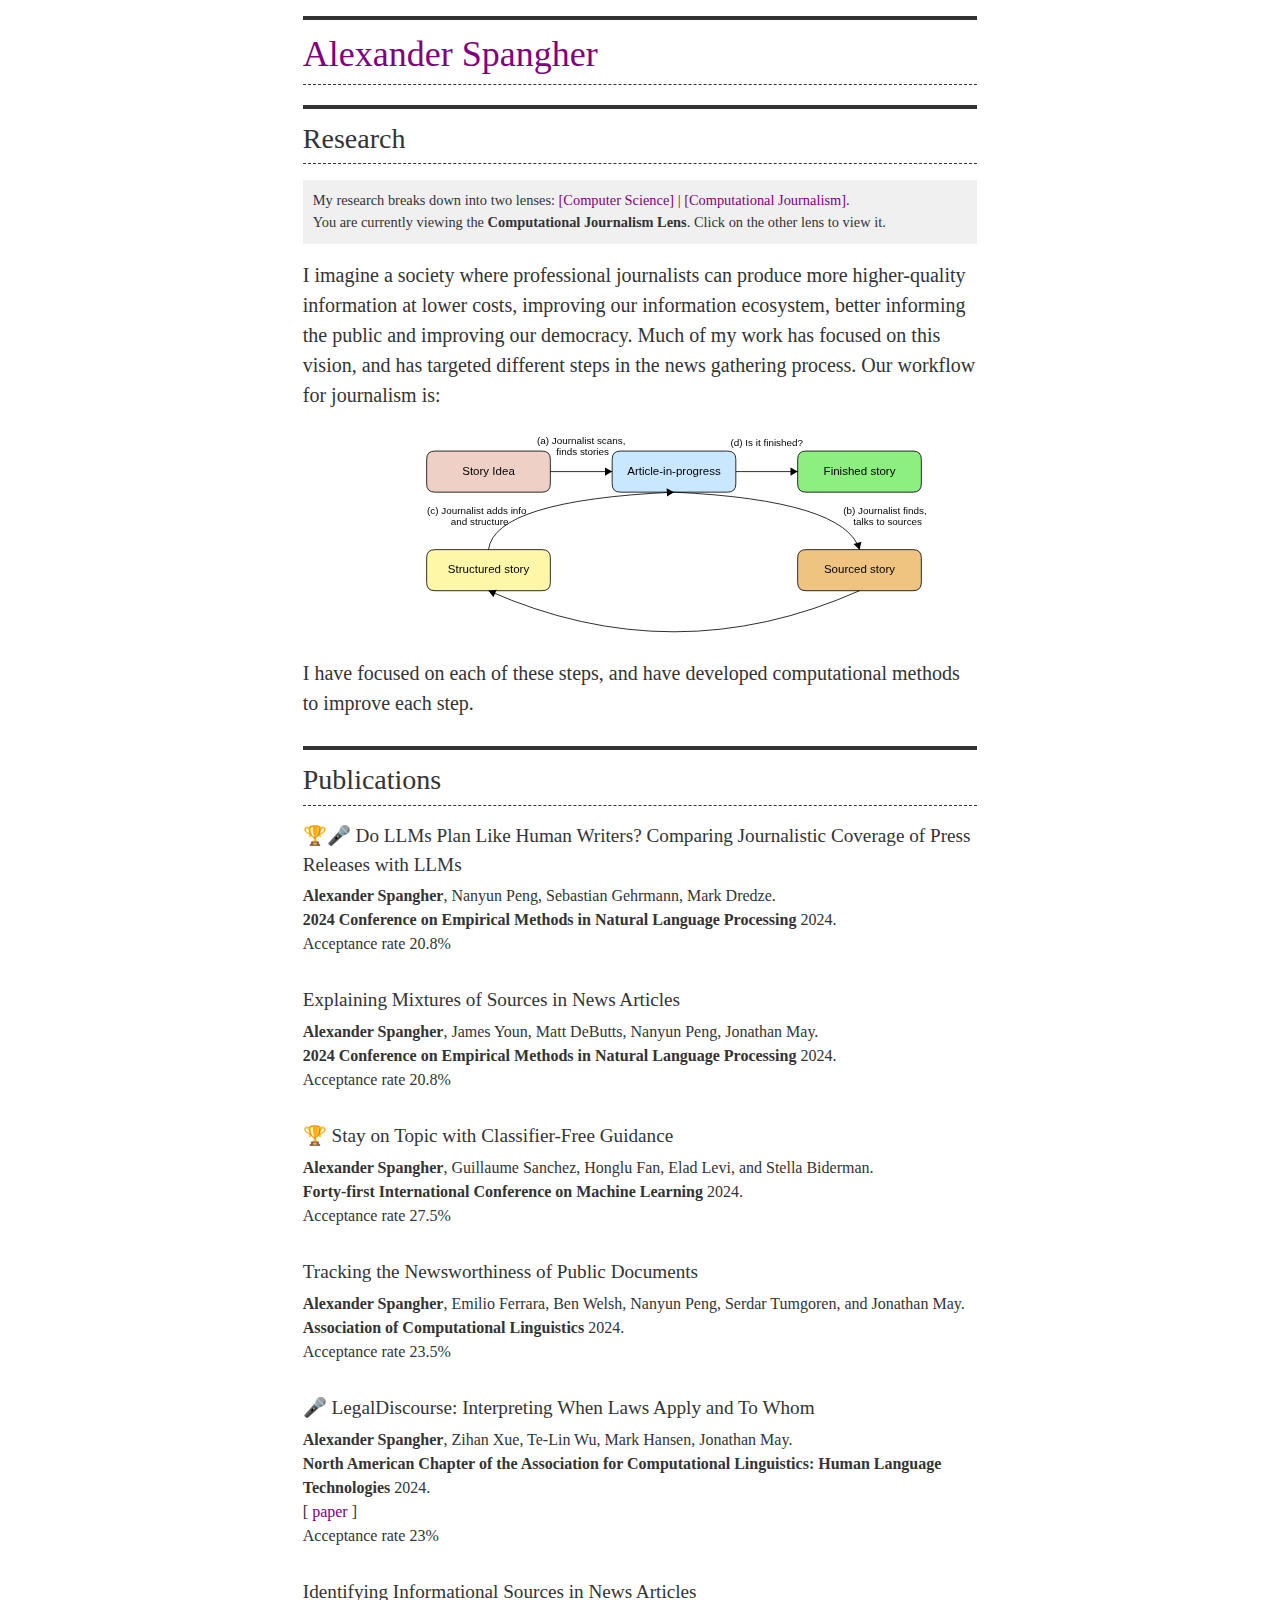
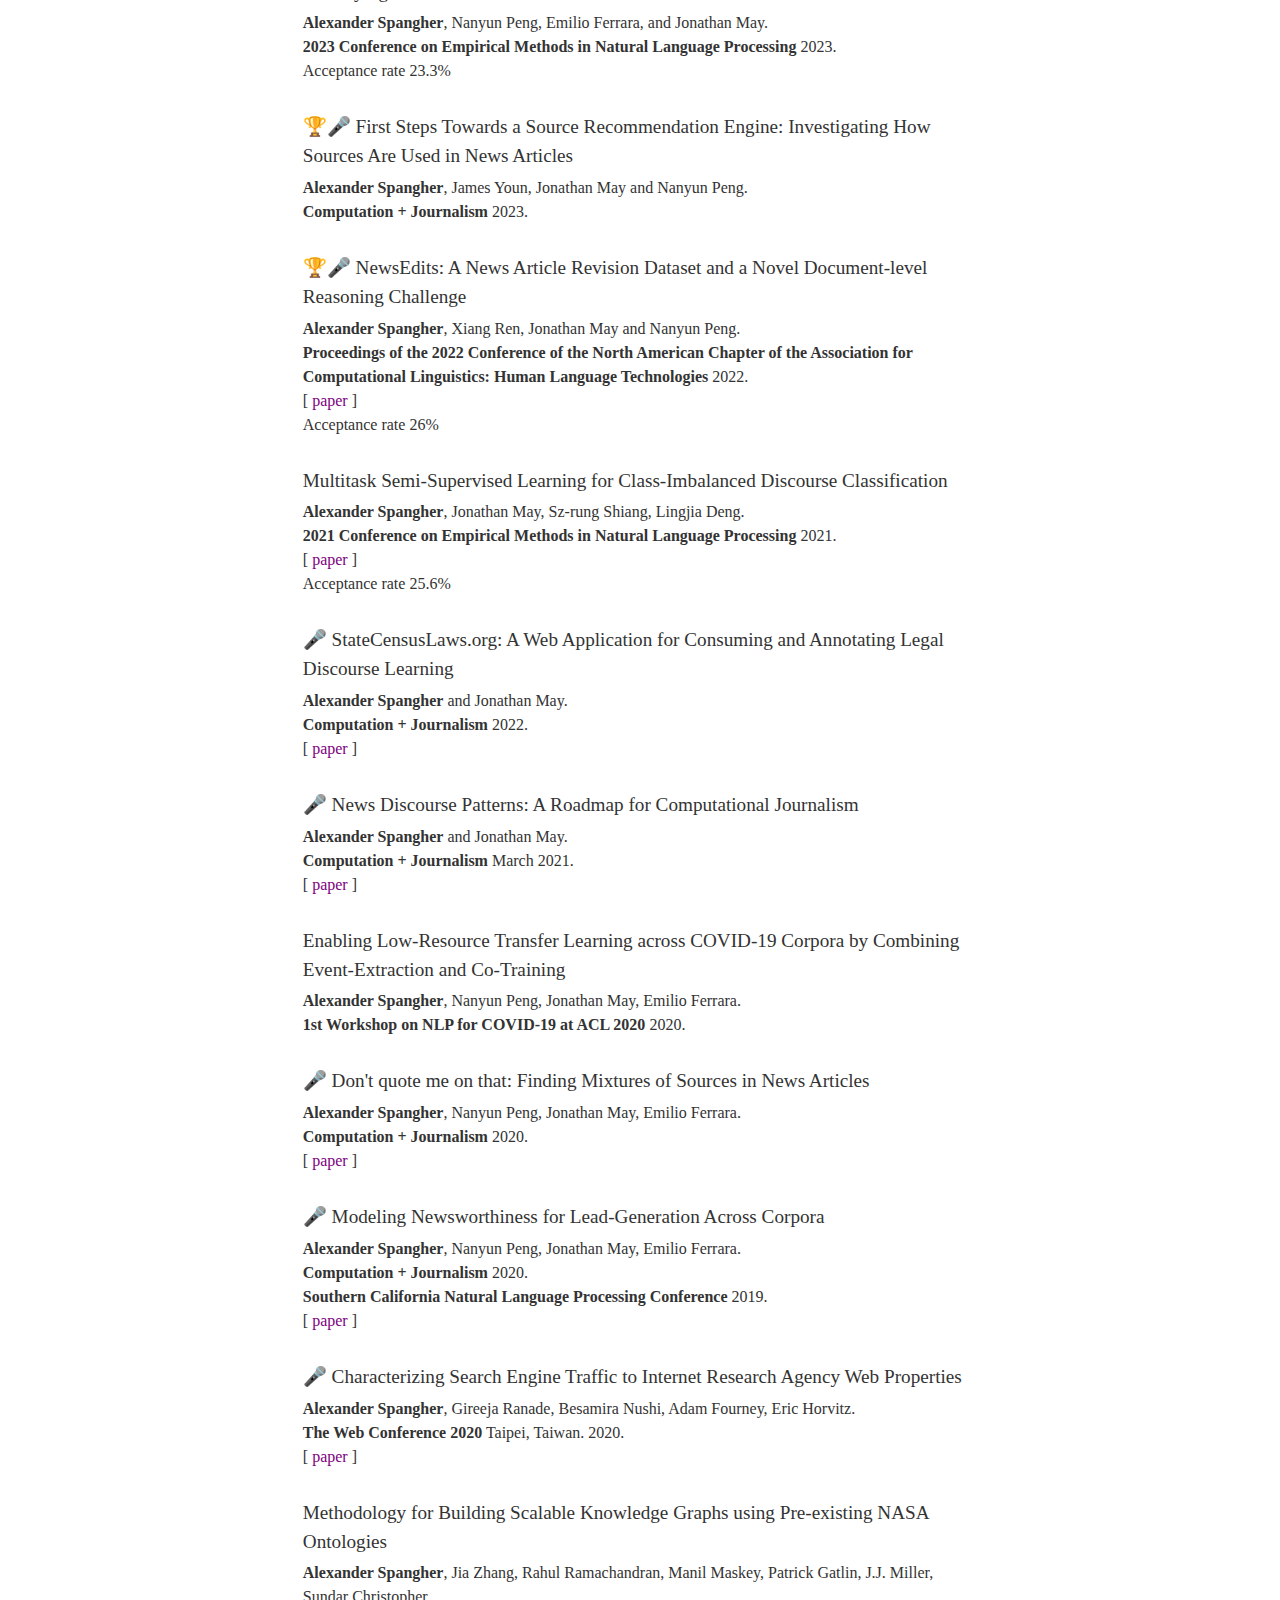
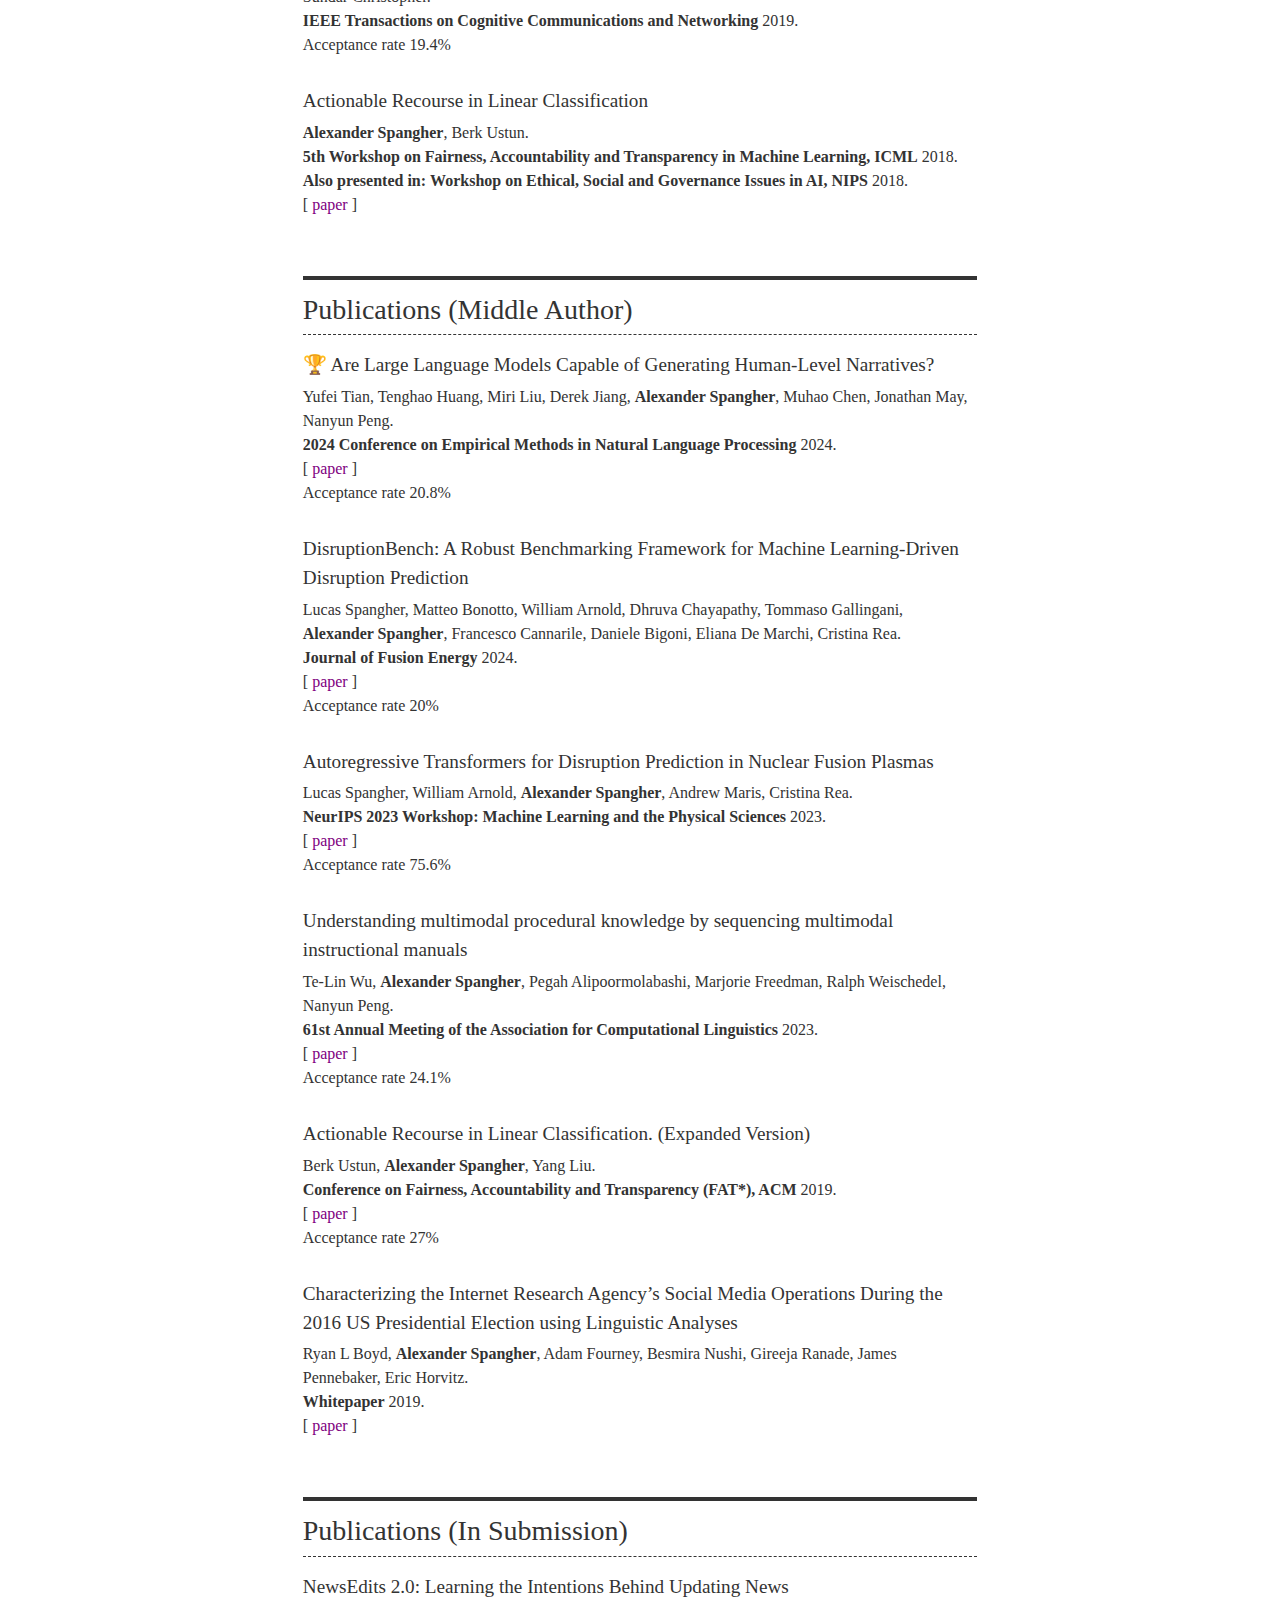
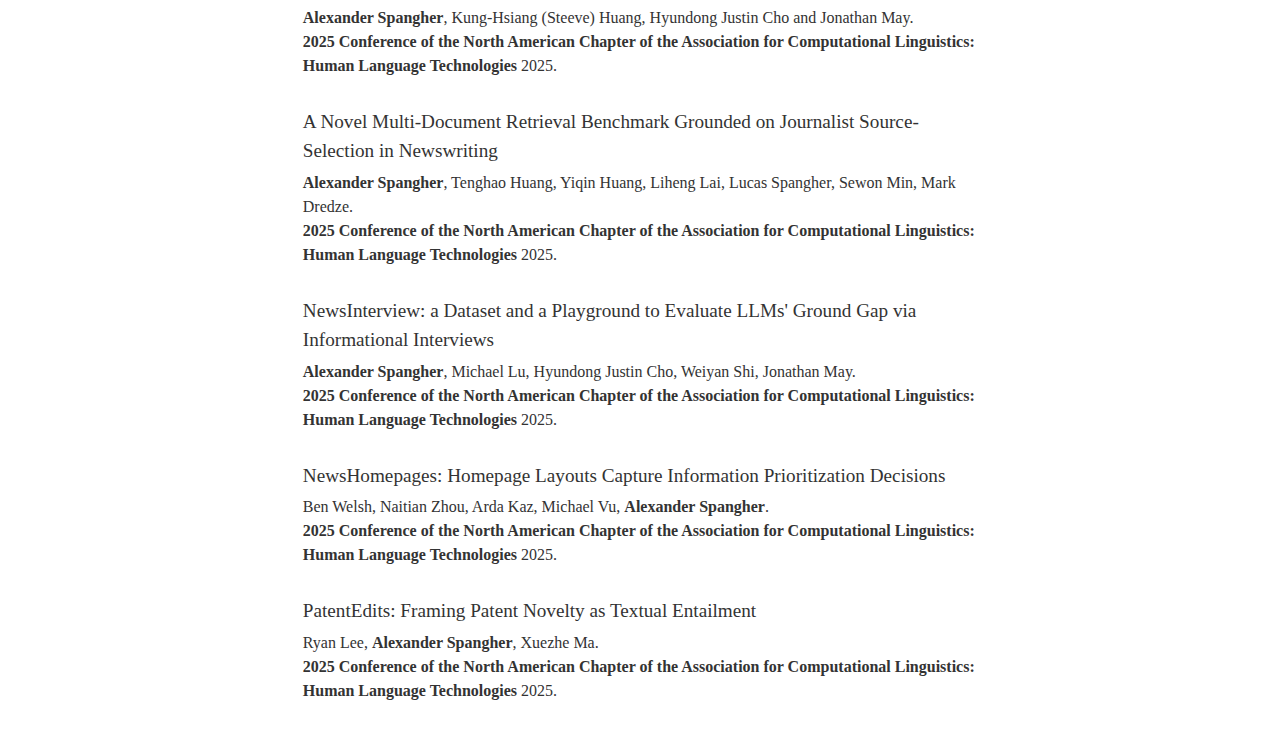
<file: research.html>
<!doctype html>
<html>
  <head>
    <meta charset="utf-8">
    <meta name="viewport" content="width=device-width, initial-scale=1">
    <title>Research</title>
    <link href="/assets/css/bootstrap.min.css" rel="stylesheet">
    <link href="/assets/css/normalize.css" rel="stylesheet" type="text/css" />
    <link href="/assets/css/all.css" rel="stylesheet" type="text/css" />
    <script src="https://code.jquery.com/jquery-3.6.0.min.js"></script>
  </head>
  <style>
    iframe {
        border: none;
        width: 100%;
        height: 200px; /* Adjust height based on content */
        overflow: hidden;
    }
    object {
        width: 110%;
        height: 240px;
        overflow: hidden; /* Ensure overflow is hidden */
    }
    canvas {
        width: 110%;
        height: 240px;
        overflow: hidden; /* Ensure overflow is hidden */
    }
    #top-header {
        margin-top: 20px;
    }
  </style>

<script>
    $(document).ready(function() {
        function getUrlParameter(name) {
            name = name.replace(/[\[]/, '\\[').replace(/[\]]/, '\\]');
            var regex = new RegExp('[\\?&]' + name + '=([^&#]*)');
            var results = regex.exec(location.search);
            return results === null ? '' : decodeURIComponent(results[1].replace(/\+/g, ' '));
        }

        var lens = getUrlParameter('lens');
        if (lens == 'cs') {
            $('#lens').text('Computer Science Lens');
            $('#computer-science-lens').show();
            $('#comp-journalism-lens').hide();
        } else {
            $('#lens').text('Computational Journalism Lens');
            $('#computer-science-lens').hide();
            $('#comp-journalism-lens').show();
        }
    });
</script>

  <div class="main">    
    <h1 id="alex-spangher"><a href="index.html">Alexander Spangher</a></h1>
    <h2 id="top-header">Research</h2>
    <!-- Broadly, I'm interested in modeling how humans execute complicated tasks, like writing news stories, in order to build AI systems that align better with our goals. -->

    <div id="lens-description" style="background-color: #f0f0f0; padding: 10px; font-size: 0.9em;">
        My research breaks down into two lenses: <a href="research.html?lens=cs">[Computer Science]</a> | <a href="research.html?lens=cj">[Computational Journalism]</a>.
        <br>
        You are currently viewing the <b id="lens">Computer Science Lens</b>. Click on the other lens to view it.
    </div>
    <p></p>

    <div id="computer-science-lens">
        <p>
            For AI to play a more integrated role in human tasks, it must align with human values and decision-making processes. Doing
            so, I believe, requires a radically different approach to conceptualizing and training AI; it requires an AI that understands, on a
            fundamental level, why humans make the decisions we do. Much of my work has focused on illuminating this process through simply observing the creative outputs humans produce. 
            This is the generative model we assume for documents:

            <object type="image/svg+xml" data="cs-flow.html" scrolling="no"></object>

            This says that a <i>document</i> is generated by a sequence of human <i>actions</i>, which can be inferred by anaylzing the macrostructure of that document (also known as the "discourse structure"). 
            Click on "Actions", "Discourse Elements" or "Words" to see specific research articles targeted at each of those frames of analysis. 
            Where is this work going? I would like to take the next step: use <i>inferred actions</i> as a guide for learning the <i>reward functions</i> that drive human writing behavior. 
            I believe that only with these rewards can we train creative AI systems that understand human decision-making processes and are aligned with human values.
        </p>
    </div>
    <div id="comp-journalism-lens">
        <p>
            I imagine a society where professional journalists can produce more higher-quality information at lower costs, improving our information ecosystem, better informing the public and improving our democracy. 
            Much of my work has focused on this vision, and has targeted different steps in the news gathering process. Our workflow for journalism is:
            <object type="image/svg+xml" data="journalism-flow.html" scrolling="no"></object>
            I have focused on each of these steps, and have developed computational methods to improve each step.
        </p>
        <!-- Click on the diagram to filter articles by each area. -->
    </div>

    <h2>Publications</h2>
    <div id="cs-papers">
        <div valign="top">
            <div class="paper_title">
            🏆🎤 Do LLMs Plan Like Human Writers? Comparing Journalistic Coverage of Press Releases with LLMs
            </div>
            <div class="paper_rest">
            <strong>Alexander Spangher</strong>, Nanyun Peng, Sebastian Gehrmann, Mark Dredze.<br>
            <strong>2024 Conference on Empirical Methods in Natural Language Processing</strong> 2024.<br>
            Acceptance rate 20.8%
            </div>
            <div class="paper_bottom_space"></div>
        </div>
        
        <div valign="top">
            <div class="paper_title">
            Explaining Mixtures of Sources in News Articles
            </div>
            <div class="paper_rest">
            <strong>Alexander Spangher</strong>, James Youn, Matt DeButts, Nanyun Peng, Jonathan May.<br>
            <strong>2024 Conference on Empirical Methods in Natural Language Processing</strong> 2024.<br>
            Acceptance rate 20.8%
            </div>
            <div class="paper_bottom_space"></div>
        </div>
    
    <div valign="top">
        <div class="paper_title">
        🏆 Stay on Topic with Classifier-Free Guidance
        </div>
        <div class="paper_rest">
        <strong>Alexander Spangher</strong>, Guillaume Sanchez, Honglu Fan, Elad Levi, and Stella Biderman.<br>
        <strong>Forty-first International Conference on Machine Learning</strong> 2024.<br>
        Acceptance rate 27.5%
        </div>
        <div class="paper_bottom_space"></div>
    </div>
    
    <div valign="top">
        <div class="paper_title">
        Tracking the Newsworthiness of Public Documents
        </div>
        <div class="paper_rest">
        <strong>Alexander Spangher</strong>, Emilio Ferrara, Ben Welsh, Nanyun Peng, Serdar Tumgoren, and Jonathan May.<br>
        <strong>Association of Computational Linguistics</strong> 2024.<br>
        Acceptance rate 23.5%
        </div>
        <div class="paper_bottom_space"></div>
    </div>
    
    <div valign="top">
        <div class="paper_title">
        🎤 LegalDiscourse: Interpreting When Laws Apply and To Whom
        </div>
        <div class="paper_rest">
        <strong>Alexander Spangher</strong>, Zihan Xue, Te-Lin Wu, Mark Hansen, Jonathan May.<br>
        <strong>North American Chapter of the Association for Computational Linguistics: Human Language Technologies</strong> 2024.<br>
        [ <a href="https://aclanthology.org/2024.naacl-long.472.pdf">paper</a> ]<br>
        Acceptance rate 23%
        </div>
        <div class="paper_bottom_space"></div>
    </div>
    
    <div valign="top">
        <div class="paper_title">
        Identifying Informational Sources in News Articles
        </div>
        <div class="paper_rest">
        <strong>Alexander Spangher</strong>, Nanyun Peng, Emilio Ferrara, and Jonathan May.<br>
        <strong>2023 Conference on Empirical Methods in Natural Language Processing</strong> 2023.<br>
        Acceptance rate 23.3%
        </div>
        <div class="paper_bottom_space"></div>
    </div>
    
    <div valign="top">
        <div class="paper_title">
        🏆🎤 First Steps Towards a Source Recommendation Engine: Investigating How Sources Are Used in News Articles
        </div>
        <div class="paper_rest">
        <strong>Alexander Spangher</strong>, James Youn, Jonathan May and Nanyun Peng.<br>
        <strong>Computation + Journalism</strong> 2023.
        </div>
        <div class="paper_bottom_space"></div>
    </div>
    
    <div valign="top">
        <div class="paper_title">
        🏆🎤 NewsEdits: A News Article Revision Dataset and a Novel Document-level Reasoning Challenge
        </div>
        <div class="paper_rest">
        <strong>Alexander Spangher</strong>, Xiang Ren, Jonathan May and Nanyun Peng.<br>
        <strong>Proceedings of the 2022 Conference of the North American Chapter of the Association for Computational Linguistics: Human Language Technologies</strong> 2022.<br>
        [ <a href="https://aclanthology.org/2022.naacl-main.10.pdf">paper</a> ]<br>
        Acceptance rate 26%
        </div>
        <div class="paper_bottom_space"></div>
    </div>
    
    <div valign="top">
        <div class="paper_title">
        Multitask Semi-Supervised Learning for Class-Imbalanced Discourse Classification
        </div>
        <div class="paper_rest">
        <strong>Alexander Spangher</strong>, Jonathan May, Sz-rung Shiang, Lingjia Deng.<br>
        <strong>2021 Conference on Empirical Methods in Natural Language Processing</strong> 2021.<br>
        [ <a href="https://arxiv.org/abs/2101.00389">paper</a> ]<br>
        Acceptance rate 25.6%
        </div>
        <div class="paper_bottom_space"></div>
    </div>
    
    <div valign="top">
        <div class="paper_title">
        🎤 StateCensusLaws.org: A Web Application for Consuming and Annotating Legal Discourse Learning
        </div>
        <div class="paper_rest">
        <strong>Alexander Spangher</strong> and Jonathan May.<br>
        <strong>Computation + Journalism</strong> 2022.<br>
        [ <a href="https://arxiv.org/abs/2104.10263">paper</a> ]
        </div>
        <div class="paper_bottom_space"></div>
    </div>
    
    <div valign="top">
        <div class="paper_title">
        🎤 News Discourse Patterns: A Roadmap for Computational Journalism
        </div>
        <div class="paper_rest">
        <strong>Alexander Spangher</strong> and Jonathan May.<br>
        <strong>Computation + Journalism</strong> March 2021.<br>
        [ <a href="https://cj2021.northeastern.edu/schedule-and-program/">paper</a> ]
        </div>
        <div class="paper_bottom_space"></div>
    </div>
    
    <div valign="top">
        <div class="paper_title">
        Enabling Low-Resource Transfer Learning across COVID-19 Corpora by Combining Event-Extraction and Co-Training
        </div>
        <div class="paper_rest">
        <strong>Alexander Spangher</strong>, Nanyun Peng, Jonathan May, Emilio Ferrara.<br>
        <strong>1st Workshop on NLP for COVID-19 at ACL 2020</strong> 2020.
        </div>
        <div class="paper_bottom_space"></div>
    </div>
    
    <div valign="top">
        <div class="paper_title">
        🎤 Don't quote me on that: Finding Mixtures of Sources in News Articles
        </div>
        <div class="paper_rest">
        <strong>Alexander Spangher</strong>, Nanyun Peng, Jonathan May, Emilio Ferrara.<br>
        <strong>Computation + Journalism</strong> 2020.<br>
        [ <a href="https://arxiv.org/abs/2104.09656">paper</a> ]
        </div>
        <div class="paper_bottom_space"></div>
    </div>
    
    <div valign="top">
        <div class="paper_title">
        🎤 Modeling Newsworthiness for Lead-Generation Across Corpora
        </div>
        <div class="paper_rest">
        <strong>Alexander Spangher</strong>, Nanyun Peng, Jonathan May, Emilio Ferrara.<br>
        <strong>Computation + Journalism</strong> 2020.<br>
        <strong>Southern California Natural Language Processing Conference</strong> 2019.<br>
        [ <a href="https://arxiv.org/abs/2104.09653">paper</a> ]
        </div>
        <div class="paper_bottom_space"></div>
    </div>
    
    <div valign="top">
        <div class="paper_title">
        🎤 Characterizing Search Engine Traffic to Internet Research Agency Web Properties
        </div>
        <div class="paper_rest">
        <strong>Alexander Spangher</strong>, Gireeja Ranade, Besamira Nushi, Adam Fourney, Eric Horvitz.<br>
        <strong>The Web Conference 2020</strong> Taipei, Taiwan. 2020.<br>
        [ <a href="https://bit.ly/3aCGlkT">paper</a> ]
        </div>
        <div class="paper_bottom_space"></div>
    </div>
    
    <div valign="top">
        <div class="paper_title">
        Methodology for Building Scalable Knowledge Graphs using Pre-existing NASA Ontologies
        </div>
        <div class="paper_rest">
        <strong>Alexander Spangher</strong>, Jia Zhang, Rahul Ramachandran, Manil Maskey, Patrick Gatlin, J.J. Miller, Sundar Christopher.<br>
        <strong>IEEE Transactions on Cognitive Communications and Networking</strong> 2019.<br>
        Acceptance rate 19.4%
        </div>
        <div class="paper_bottom_space"></div>
    </div>
    
    <div valign="top">
        <div class="paper_title">
        Actionable Recourse in Linear Classification
        </div>
        <div class="paper_rest">
        <strong>Alexander Spangher</strong>, Berk Ustun.<br>
        <strong>5th Workshop on Fairness, Accountability and Transparency in Machine Learning, ICML</strong> 2018.<br>
        <strong>Also presented in:</strong> <strong>Workshop on Ethical, Social and Governance Issues in AI, NIPS</strong> 2018.<br>
        [ <a href="https://bit.ly/2FEj9pf">paper</a> ]
        </div>
        <div class="paper_bottom_space"></div>
    </div>
    
    <h2>Publications (Middle Author)</h2>
    <div valign="top">
        <div class="paper_title">
        🏆 Are Large Language Models Capable of Generating Human-Level Narratives?
        </div>
        <div class="paper_rest">
        Yufei Tian, Tenghao Huang, Miri Liu, Derek Jiang, <strong>Alexander Spangher</strong>, Muhao Chen, Jonathan May, Nanyun Peng.<br>
        <strong>2024 Conference on Empirical Methods in Natural Language Processing</strong> 2024.<br>
        [ <a href="https://arxiv.org/pdf/2407.13248">paper</a> ]<br>
        Acceptance rate 20.8%
        </div>
        <div class="paper_bottom_space"></div>
    </div>
    
    <div valign="top">
        <div class="paper_title">
        DisruptionBench: A Robust Benchmarking Framework for Machine Learning-Driven Disruption Prediction
        </div>
        <div class="paper_rest">
        Lucas Spangher, Matteo Bonotto, William Arnold, Dhruva Chayapathy, Tommaso Gallingani, <strong>Alexander Spangher</strong>, Francesco Cannarile, Daniele Bigoni, Eliana De Marchi, Cristina Rea.<br>
        <strong>Journal of Fusion Energy</strong> 2024.<br>
        [ <a href="https://www.researchsquare.com/article/rs-4245117/latest">paper</a> ]<br>
        Acceptance rate 20%
        </div>
        <div class="paper_bottom_space"></div>
    </div>
    
    <div valign="top">
        <div class="paper_title">
        Autoregressive Transformers for Disruption Prediction in Nuclear Fusion Plasmas
        </div>
        <div class="paper_rest">
        Lucas Spangher, William Arnold, <strong>Alexander Spangher</strong>, Andrew Maris, Cristina Rea.<br>
        <strong>NeurIPS 2023 Workshop: Machine Learning and the Physical Sciences</strong> 2023.<br>
        [ <a href="https://neurips.cc/virtual/2023/76249">paper</a> ]<br>
        Acceptance rate 75.6%
        </div>
        <div class="paper_bottom_space"></div>
    </div>
    
    <div valign="top">
        <div class="paper_title">
        Understanding multimodal procedural knowledge by sequencing multimodal instructional manuals
        </div>
        <div class="paper_rest">
        Te-Lin Wu, <strong>Alexander Spangher</strong>, Pegah Alipoormolabashi, Marjorie Freedman, Ralph Weischedel, Nanyun Peng.<br>
        <strong>61st Annual Meeting of the Association for Computational Linguistics</strong> 2023.<br>
        [ <a href="https://arxiv.org/pdf/2110.08486">paper</a> ]<br>
        Acceptance rate 24.1%
        </div>
        <div class="paper_bottom_space"></div>
    </div>
    
    <div valign="top">
        <div class="paper_title">
        Actionable Recourse in Linear Classification. (Expanded Version)
        </div>
        <div class="paper_rest">
        Berk Ustun, <strong>Alexander Spangher</strong>, Yang Liu.<br>
        <strong>Conference on Fairness, Accountability and Transparency (FAT*), ACM</strong> 2019.<br>
        [ <a href="https://arxiv.org/pdf/1809.06514.pdf">paper</a> ]<br>
        Acceptance rate 27%
        </div>
        <div class="paper_bottom_space"></div>
    </div>
    
    <div valign="top">
        <div class="paper_title">
        Characterizing the Internet Research Agency’s Social Media Operations During the 2016 US Presidential Election using Linguistic Analyses
        </div>
        <div class="paper_rest">
        Ryan L Boyd, <strong>Alexander Spangher</strong>, Adam Fourney, Besmira Nushi, Gireeja Ranade, James Pennebaker, Eric Horvitz.<br>
        <strong>Whitepaper</strong> 2019.<br>
        [ <a href="https://bit.ly/2SczIKt">paper</a> ]
        </div>
        <div class="paper_bottom_space"></div>
    </div>

    <h2>Publications (In Submission)</h2>
    <div valign="top">
        <div class="paper_title">
        NewsEdits 2.0: Learning the Intentions Behind Updating News
        </div>
        <div class="paper_rest">
        <strong>Alexander Spangher</strong>, Kung-Hsiang (Steeve) Huang, Hyundong Justin Cho and Jonathan May.<br>
        <strong>2025 Conference of the North American Chapter of the Association for Computational Linguistics: Human Language Technologies</strong> 2025.
        </div>
        <div class="paper_bottom_space"></div>
    </div>
    
    <div valign="top">
        <div class="paper_title">
        A Novel Multi-Document Retrieval Benchmark Grounded on Journalist Source-Selection in Newswriting
        </div>
        <div class="paper_rest">
        <strong>Alexander Spangher</strong>, Tenghao Huang, Yiqin Huang, Liheng Lai, Lucas Spangher, Sewon Min, Mark Dredze.<br>
        <strong>2025 Conference of the North American Chapter of the Association for Computational Linguistics: Human Language Technologies</strong> 2025.
        </div>
        <div class="paper_bottom_space"></div>
    </div>
    
    <div valign="top">
        <div class="paper_title">
        NewsInterview: a Dataset and a Playground to Evaluate LLMs' Ground Gap via Informational Interviews
        </div>
        <div class="paper_rest">
        <strong>Alexander Spangher</strong>, Michael Lu, Hyundong Justin Cho, Weiyan Shi, Jonathan May.<br>
        <strong>2025 Conference of the North American Chapter of the Association for Computational Linguistics: Human Language Technologies</strong> 2025.
        </div>
        <div class="paper_bottom_space"></div>
    </div>
    
    <div valign="top">
        <div class="paper_title">
        NewsHomepages: Homepage Layouts Capture Information Prioritization Decisions
        </div>
        <div class="paper_rest">
        Ben Welsh, Naitian Zhou, Arda Kaz, Michael Vu, <strong>Alexander Spangher</strong>.<br>
        <strong>2025 Conference of the North American Chapter of the Association for Computational Linguistics: Human Language Technologies</strong> 2025.
        </div>
        <div class="paper_bottom_space"></div>
    </div>
    
    <div valign="top">
        <div class="paper_title">
        PatentEdits: Framing Patent Novelty as Textual Entailment
        </div>
        <div class="paper_rest">
        Ryan Lee, <strong>Alexander Spangher</strong>, Xuezhe Ma.<br>
        <strong>2025 Conference of the North American Chapter of the Association for Computational Linguistics: Human Language Technologies</strong> 2025.
        </div>
        <div class="paper_bottom_space"></div>
    </div>
</div>

</body>
</html>
</file>
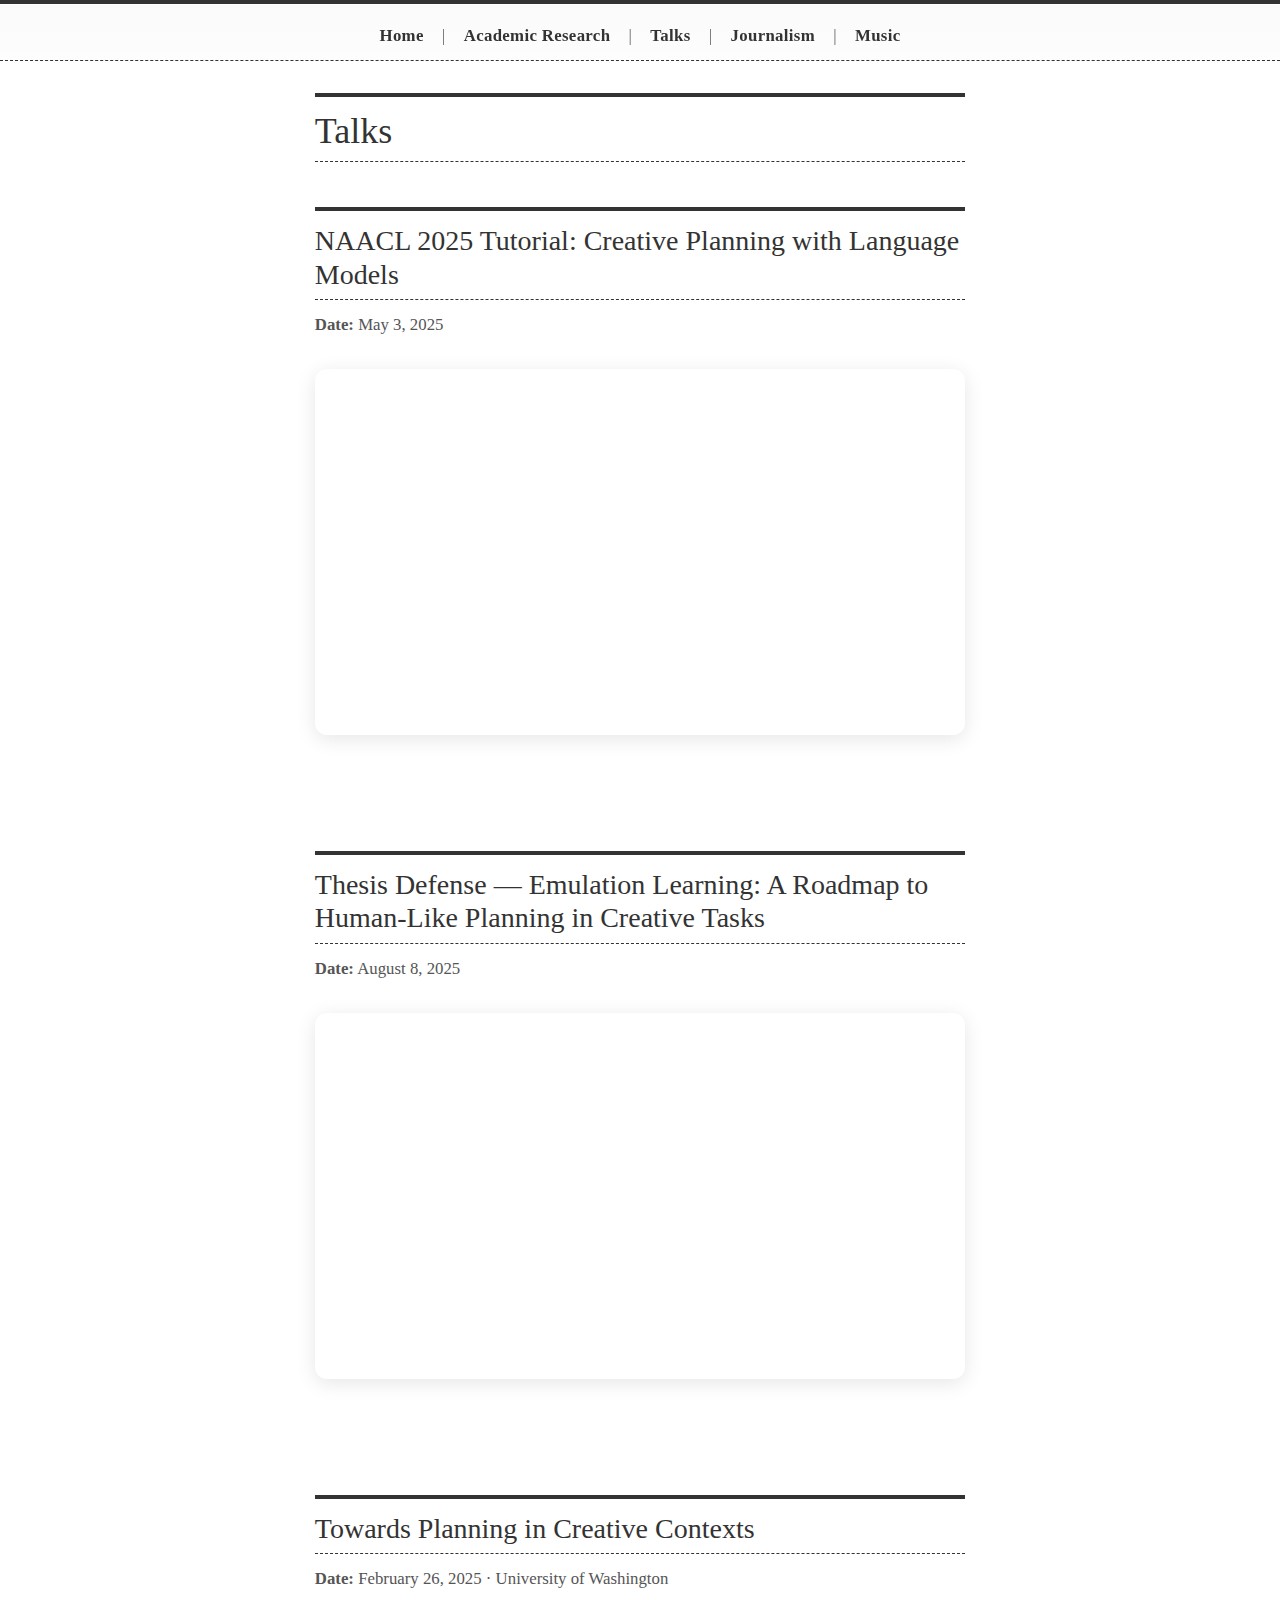
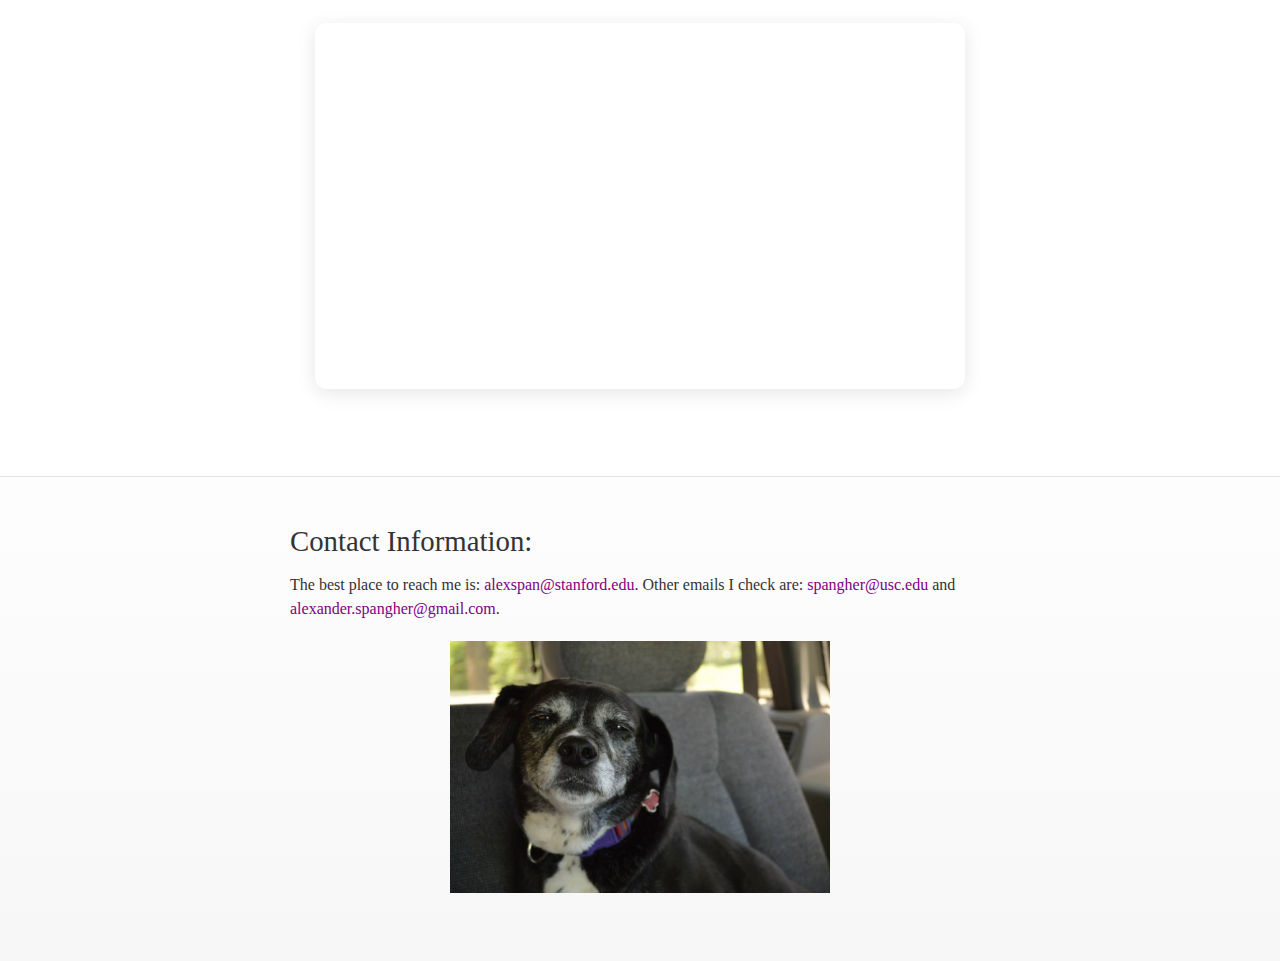
<file: talks.html>
<!doctype html>
<html>
  <head>
    <meta charset="utf-8">
    <meta name="viewport" content="width=device-width, initial-scale=1">
    <title>Talks</title>
    <link href="/assets/css/bootstrap.min.css" rel="stylesheet">
    <link href="/assets/css/normalize.css" rel="stylesheet" type="text/css" />
    <link href="/assets/css/all.css" rel="stylesheet" type="text/css" />
  </head>
  <body>
<nav class="site-nav" aria-label="Primary navigation">
  <a href="index.html">Home</a>
  <span class="nav-sep">|</span>
  <a href="research.html">Academic Research</a>
  <span class="nav-sep">|</span>
  <a href="talks.html">Talks</a>
  <span class="nav-sep">|</span>
  <a href="data-vis.html">Journalism</a>
  <span class="nav-sep">|</span>
  <a href="music.html">Music</a>
</nav>
    <div class="main">
      <div class="container">
        <h1>Talks</h1>
        <div class="talk-list">
          <article class="talk-entry">
            <h2>NAACL 2025 Tutorial: Creative Planning with Language Models</h2>
            <p><strong>Date:</strong> May 3, 2025</p>
            <div class="video-embed">
              <iframe src="https://www.youtube.com/embed/hsVXoo34XEk" allow="accelerometer; autoplay; clipboard-write; encrypted-media; gyroscope; picture-in-picture" allowfullscreen></iframe>
            </div>
          </article>

          <article class="talk-entry">
            <h2>Thesis Defense — Emulation Learning: A Roadmap to Human-Like Planning in Creative Tasks</h2>
            <p><strong>Date:</strong> August 8, 2025</p>
            <div class="video-embed">
              <iframe src="https://www.youtube.com/embed/VfNiH8G0K1w" allow="accelerometer; autoplay; clipboard-write; encrypted-media; gyroscope; picture-in-picture" allowfullscreen></iframe>
            </div>
          </article>

          <article class="talk-entry">
            <h2>Towards Planning in Creative Contexts</h2>
            <p><strong>Date:</strong> February 26, 2025 · University of Washington</p>
            <div class="video-embed">
              <iframe src="https://www.youtube.com/embed/p8lO661kfR0" allow="accelerometer; autoplay; clipboard-write; encrypted-media; gyroscope; picture-in-picture" allowfullscreen></iframe>
            </div>
          </article>
        </div>
      </div>
    </div>
<footer class="site-footer">
  <div class="footer-inner">
<h2 id="how-to-contact-me">Contact Information:</h2>
<p>The best place to reach me is: <a href="mailto:alexspan@stanford.edu">alexspan@stanford.edu</a>. 
  Other emails I check are: <a href="mailto:spangher@usc.edu">spangher@usc.edu</a> and <a href="mailto:alexander.spangher@gmail.com">alexander.spangher@gmail.com</a>.
  <img src="assets/img/lapa.jpg" alt="Lapa" id="lapa" class="img-fluid">
</p>  </div>
</footer>  </body>
</html>
</file>
<file: assets/css/all.css>
@charset "utf-8";

:root {
  --column-width: 700px;
  --picture-rescale: .6;
  --iframe-rescale: 1;
  --nav-offset: 3.25rem;
}

html {
    margin: 0;
    padding: 0;
    font-family: "Times New Roman", Georgia, serif;
}

body {
    color: #333;
	font-family: "Times New Roman", Georgia, serif;
    margin: 0;
    padding: 0;
    font-size: 16px;
    background-color: white;
}

a, a:visited {
    color: purple;
    text-decoration: none;
}

a:hover {
    text-decoration: underline;
}

.site-nav {
    display: block;
    width: 100%;
    margin: 0 0 2rem;
    padding: 1.2rem 0 0.75rem;
    text-align: center;
    font-size: 1.05rem;
    letter-spacing: 0.02em;
    border-top: 4px solid #333;
    border-bottom: 0.5px dashed #333;
    background: linear-gradient(180deg, #fafafa 0%, #fdfdfd 100%);
    box-shadow: inset 0 1px 0 rgba(255, 255, 255, 0.7);
    position: sticky;
    top: 0;
    z-index: 1000;
    font-family: inherit;
}

.sticky-top {
    top: var(--nav-offset);
}

@media (max-width: 768px) {
    .site-nav {
        font-size: 0.95rem;
        padding: 1rem 0 0.75rem;
    }
    .sticky-top {
        top: calc(var(--nav-offset) + 0.75rem);
    }
}

.site-nav a {
    color: inherit;
    font-weight: 600;
    margin: 0 0.6rem;
}

.site-nav .nav-sep {
    margin: 0 0.25rem;
    color: #666;
}

.img-fluid {
    max-width: 100%;
    height: auto;
}

.site-footer {
    margin-top: 3rem;
    padding: 2rem 1rem;
    background: linear-gradient(180deg, #fdfdfd 0%, #f7f7f7 100%);
    border-top: 1px solid rgba(0, 0, 0, 0.08);
}

.footer-inner {
    max-width: var(--column-width);
    margin: 0 auto;
}

.main {
    width: 98%;
    max-width: var(--column-width);
    margin: 0 auto;
    padding: 0 1%;
}
h1 {
    font-size: 2.25rem;
}

h2 {
    font-size: 1.8rem;
}

h3 {
    font-size: 1.5rem;
}

h4, h5, h6 {
    margin: 0.5em 0;
}

h1, h2, h3 {
    margin: 0.5em 0;
}

.main h1, .main h2, .main h3 {
    border-top: 4px solid #333;
    border-bottom: .5px dashed #333;
    padding: 0.8rem 0 0.5rem;
    margin: 1.8rem 0 1rem;
}

.main h1 {
    font-size: 2.25rem;
    font-weight: 400;
}

.main h2 {
    font-size: 1.75rem;
    font-weight: 500;
}

.main h3 {
    font-size: 1.5rem;
    font-weight: 500;
}

.main > h1:first-of-type,
.main > .container:first-child > h1:first-of-type {
    margin-top: 1rem;
}

.index .main h1,
.index .main h2 {
    position: static;
}

.research .main h1 {
    position: static;
}

.research .main h2 {
    position: sticky;
    top: calc(var(--nav-offset) + 0.6rem);
    background: #ffffff;
    z-index: 500;
}

.research .main h2#how-to-contact-me {
    position: static;
}

.main p {
    font-size: 1.25em; 
    line-height: 1.5;
}

img {
    width: calc(var(--column-width) * var(--picture-rescale));
    height: calc((var(--column-width) * var(--picture-rescale) ) * 0.665625px);
    display: block;
    margin: 0 auto;
    padding: 20px;
}

#library {
    width:800;
    height:600;
    margin-top:-20px;
    margin-bottom: -40px;
}

.hour.label {
    font: 500 130px "Helvetica Neue";
    fill: #ddd;
}

.generic-iframe {
    width: calc(var(--column-width) * var(--iframe-rescale));
    height: calc((var(--column-width) * var(--iframe-rescale) ) * .48);
    display: block;
    margin: 0 auto;
    padding: 20px;
}

#bangladesh-1 {
  -moz-transform: scale(0.65, 0.65); 
  -webkit-transform: scale(0.65, 0.65); 
  -o-transform: scale(0.65, 0.65);
  -ms-transform: scale(0.65, 0.65);
  transform: scale(0.65, 0.65); 
  -moz-transform-origin: top left;
  -webkit-transform-origin: top left;
  -o-transform-origin: top left;
  -ms-transform-origin: top left;
  transform-origin: top left;
  margin-bottom: -10em;
}

#pulitzer {
  -moz-transform: scale(0.75, 0.75); 
  -webkit-transform: scale(0.75, 0.75); 
  -o-transform: scale(0.75, 0.75);
  -ms-transform: scale(0.75, 0.75);
  transform: scale(0.75, 0.75); 
  -moz-transform-origin: top left;
  -webkit-transform-origin: top left;
  -o-transform-origin: top left;
  -ms-transform-origin: top left;
  transform-origin: top left;
  margin-bottom: -10em;
  margin-left: -100px;
}

p + p {
    margin-top: 1em;
}

hr {
    border: 0;    
    padding: 0.5em 0;
}


/* General Styles */
.news-section {
    margin: 20px auto;
    max-width: 800px;
    color: #333;
  }
  
  /* Bullet-point List */
  .news-list {
    list-style-type: none;
    padding: 0;
    margin: 0;
  }
  
  .news-item {
    display: flex;
    gap: 16px;
    margin-bottom: 15px;
  }
  
  /* Bolded Date */
  .news-date {
    font-weight: bold;
    text-decoration: underline;
    color: #444;
    min-width: 140px;
    flex: 0 0 140px;
  }
  
  /* News Text */
.news-text {
    line-height: 1.5;
    color: #555;
    flex: 1;
}

.video-embed {
    display: block;
    margin: 2rem auto;
    max-width: 840px;
}

.video-embed iframe {
    width: 100%;
    aspect-ratio: 16 / 9;
    border: none;
    border-radius: 12px;
    box-shadow: 0 4px 20px rgba(0, 0, 0, 0.1);
}

.talk-list {
    display: flex;
    flex-direction: column;
    gap: 3rem;
}

.talk-entry h2 {
    font-size: 1.75rem;
    margin-bottom: 0.75rem;
}

.talk-entry p {
    margin: 0 0 1.2rem;
    color: #555;
    font-size: 1.05rem;
}

.paper_title {
    font-size: 1.2em;
    margin-bottom: 5px;
}
.paper_rest {
    font-size: 1em;
    margin-bottom: 10px;
}
.paper_bottom_space {
    height: 20px;
}
  

  .icon-row i {
    font-size: 2rem; /* or 24px, 32px, etc. */
  }
</file>
<file: assets/fonts/academicons.min.css>
@font-face {font-family: 'Academicons';font-style: normal;font-weight: 400;font-display: block;src:url('../fonts/academicons.eot');src:url('../fonts/academicons.eot') format('embedded-opentype'), url('../fonts/academicons.ttf') format('truetype'), url('../fonts/academicons.woff') format('woff'), url('../fonts/academicons.svg') format('svg');}.ai {font-family: 'Academicons';font-weight: 400;-moz-osx-font-smoothing: grayscale;-webkit-font-smoothing: antialiased;display: inline-block;font-style: normal;font-variant: normal;text-rendering: auto;line-height: 1;}.ai-academia:before {content: "\e9af";}.ai-academia-square:before {content: "\e93d";}.ai-acclaim:before {content: "\e92e";}.ai-acclaim-square:before {content: "\e93a";}.ai-acm:before {content: "\e93c";}.ai-acm-square:before {content: "\e95d";}.ai-acmdl:before {content: "\e96a";}.ai-acmdl-square:before {content: "\e9d3";}.ai-ads:before {content: "\e9cb";}.ai-ads-square:before {content: "\e94a";}.ai-africarxiv:before {content: "\e91b";}.ai-africarxiv-square:before {content: "\e90b";}.ai-archive:before {content: "\e955";}.ai-archive-square:before {content: "\e956";}.ai-arxiv:before {content: "\e974";}.ai-arxiv-square:before {content: "\e9a6";}.ai-biorxiv:before {content: "\e9a2";}.ai-biorxiv-square:before {content: "\e98b";}.ai-ceur:before {content: "\e96d";}.ai-ceur-square:before {content: "\e92f";}.ai-ciencia-vitae:before {content: "\e912";}.ai-ciencia-vitae-square:before {content: "\e913";}.ai-clarivate:before {content: "\e924";}.ai-clarivate-square:before {content: "\e925";}.ai-closed-access:before {content: "\e942";}.ai-closed-access-square:before {content: "\e943";}.ai-conversation:before {content: "\e94c";}.ai-conversation-square:before {content: "\e915";}.ai-coursera:before {content: "\e95f";}.ai-coursera-square:before {content: "\e97f";}.ai-crossref:before {content: "\e918";}.ai-crossref-square:before {content: "\e919";}.ai-cv:before {content: "\e9a5";}.ai-cv-square:before {content: "\e90a";}.ai-datacite:before {content: "\e91c";}.ai-datacite-square:before {content: "\e91d";}.ai-dataverse:before {content: "\e9f7";}.ai-dataverse-square:before {content: "\e9e4";}.ai-dblp:before {content: "\e94f";}.ai-dblp-square:before {content: "\e93f";}.ai-depsy:before {content: "\e97a";}.ai-depsy-square:before {content: "\e94b";}.ai-doi:before {content: "\e97e";}.ai-doi-square:before {content: "\e98f";}.ai-dryad:before {content: "\e97c";}.ai-dryad-square:before {content: "\e98c";}.ai-elsevier:before {content: "\e961";}.ai-elsevier-square:before {content: "\e910";}.ai-figshare:before {content: "\e981";}.ai-figshare-square:before {content: "\e9e7";}.ai-google-scholar:before {content: "\e9d4";}.ai-google-scholar-square:before {content: "\e9f9";}.ai-hal:before {content: "\e92c";}.ai-hal-square:before {content: "\e92d";}.ai-hypothesis:before {content: "\e95a";}.ai-hypothesis-square:before {content: "\e95b";}.ai-ideas-repec:before {content: "\e9ed";}.ai-ideas-repec-square:before {content: "\e9f8";}.ai-ieee:before {content: "\e929";}.ai-ieee-square:before {content: "\e9b9";}.ai-impactstory:before {content: "\e9cf";}.ai-impactstory-square:before {content: "\e9aa";}.ai-inaturalist:before {content: "\e900";}.ai-inaturalist-square:before {content: "\e901";}.ai-inpn:before {content: "\e902";}.ai-inpn-square:before {content: "\e903";}.ai-inspire:before {content: "\e9e9";}.ai-inspire-square:before {content: "\e9fe";}.ai-isidore:before {content: "\e936";}.ai-isidore-square:before {content: "\e954";}.ai-isni:before {content: "\e957";}.ai-isni-square:before {content: "\e958";}.ai-jstor:before {content: "\e938";}.ai-jstor-square:before {content: "\e944";}.ai-lattes:before {content: "\e9b3";}.ai-lattes-square:before {content: "\e99c";}.ai-mathoverflow:before {content: "\e9f6";}.ai-mathoverflow-square:before {content: "\e97b";}.ai-mendeley:before {content: "\e9f0";}.ai-mendeley-square:before {content: "\e9f3";}.ai-moodle:before {content: "\e907";}.ai-moodle-square:before {content: "\e908";}.ai-mtmt:before {content: "\e950";}.ai-mtmt-square:before {content: "\e951";}.ai-nakala:before {content: "\e940";}.ai-nakala-square:before {content: "\e941";}.ai-obp:before {content: "\e92a";}.ai-obp-square:before {content: "\e92b";}.ai-open-access:before {content: "\e939";}.ai-open-access-square:before {content: "\e9f4";}.ai-open-data:before {content: "\e966";}.ai-open-data-square:before {content: "\e967";}.ai-open-materials:before {content: "\e968";}.ai-open-materials-square:before {content: "\e969";}.ai-openedition:before {content: "\e946";}.ai-openedition-square:before {content: "\e947";}.ai-orcid:before {content: "\e9d9";}.ai-orcid-square:before {content: "\e9c3";}.ai-osf:before {content: "\e9ef";}.ai-osf-square:before {content: "\e931";}.ai-overleaf:before {content: "\e914";}.ai-overleaf-square:before {content: "\e98d";}.ai-philpapers:before {content: "\e98a";}.ai-philpapers-square:before {content: "\e96f";}.ai-piazza:before {content: "\e99a";}.ai-piazza-square:before {content: "\e90c";}.ai-preregistered:before {content: "\e906";}.ai-preregistered-square:before {content: "\e96b";}.ai-protocols:before {content: "\e952";}.ai-protocols-square:before {content: "\e953";}.ai-psyarxiv:before {content: "\e90e";}.ai-psyarxiv-square:before {content: "\e90f";}.ai-publons:before {content: "\e937";}.ai-publons-square:before {content: "\e94e";}.ai-pubmed:before {content: "\e99f";}.ai-pubmed-square:before {content: "\e97d";}.ai-pubpeer:before {content: "\e922";}.ai-pubpeer-square:before {content: "\e923";}.ai-researcherid:before {content: "\e91a";}.ai-researcherid-square:before {content: "\e95c";}.ai-researchgate:before {content: "\e95e";}.ai-researchgate-square:before {content: "\e99e";}.ai-ror:before {content: "\e948";}.ai-ror-square:before {content: "\e949";}.ai-sci-hub:before {content: "\e959";}.ai-sci-hub-square:before {content: "\e905";}.ai-scirate:before {content: "\e98e";}.ai-scirate-square:before {content: "\e99d";}.ai-scopus:before {content: "\e91e";}.ai-scopus-square:before {content: "\e91f";}.ai-semantic-scholar:before {content: "\e96e";}.ai-semantic-scholar-square:before {content: "\e96c";}.ai-springer:before {content: "\e928";}.ai-springer-square:before {content: "\e99b";}.ai-ssrn:before {content: "\e916";}.ai-ssrn-square:before {content: "\e917";}.ai-stackoverflow:before {content: "\e920";}.ai-stackoverflow-square:before {content: "\e921";}.ai-viaf:before {content: "\e933";}.ai-viaf-square:before {content: "\e934";}.ai-wiley:before {content: "\e926";}.ai-wiley-square:before {content: "\e927";}.ai-zenodo:before {content: "\e911";}.ai-zotero:before {content: "\e962";}.ai-zotero-square:before {content: "\e932";}.ai-lg {font-size: 1.33333em;line-height: 0.75em;vertical-align: -.0667em;}.ai-xs {font-size: .75em;}.ai-sm {font-size: .875em;}.ai-1x {font-size: 1em;}.ai-2x {font-size: 2em;}.ai-3x {font-size: 3em;}.ai-4x {font-size: 4em;}.ai-5x {font-size: 5em;}.ai-6x {font-size: 6em;}.ai-7x {font-size: 7em;}.ai-8x {font-size: 8em;}.ai-9x {font-size: 9em;}.ai-10x {font-size: 10em;}.ai-fw {text-align: center;width: 1.25em;}.ai-ul {list-style-type: none;margin-left: 2.5em;padding-left: 0;}.ai-ul > li {position: relative;}.ai-li {left: -2em;position: absolute;text-align: center;width: 2em;line-height: inherit;}.ai-border {border: solid 0.08em #eee;border-radius: .1em;padding: .2em .25em .15em;}.ai-pull-left {float: left;}.ai-pull-right {float: right;}.ai.ai-pull-left {margin-right: .3em;}.ai.ai-pull-right {margin-right: .3em;}.ai-stack {display: inline-block;height: 2em;line-height: 2em;position: relative;vertical-align: middle;width: 2.5em;}.ai-stack-1x, .ai-stack-2x {left: 0;position: absolute;text-align: center;width: 100%;}.ai-stack-1x {line-height: inherit;}.ai-stack-2x {font-size: 2em;}.ai-inverse {color: #fff;}
</file>
<file: assets/fonts/fontawesome-free-6.7.2-web/css/brands.css>
/*!
 * Font Awesome Free 6.7.2 by @fontawesome - https://fontawesome.com
 * License - https://fontawesome.com/license/free (Icons: CC BY 4.0, Fonts: SIL OFL 1.1, Code: MIT License)
 * Copyright 2024 Fonticons, Inc.
 */
:root, :host {
  --fa-style-family-brands: 'Font Awesome 6 Brands';
  --fa-font-brands: normal 400 1em/1 'Font Awesome 6 Brands'; }

@font-face {
  font-family: 'Font Awesome 6 Brands';
  font-style: normal;
  font-weight: 400;
  font-display: block;
  src: url("../webfonts/fa-brands-400.woff2") format("woff2"), url("../webfonts/fa-brands-400.ttf") format("truetype"); }

.fab,
.fa-brands {
  font-weight: 400; }

.fa-monero {
  --fa: "\f3d0"; }

.fa-hooli {
  --fa: "\f427"; }

.fa-yelp {
  --fa: "\f1e9"; }

.fa-cc-visa {
  --fa: "\f1f0"; }

.fa-lastfm {
  --fa: "\f202"; }

.fa-shopware {
  --fa: "\f5b5"; }

.fa-creative-commons-nc {
  --fa: "\f4e8"; }

.fa-aws {
  --fa: "\f375"; }

.fa-redhat {
  --fa: "\f7bc"; }

.fa-yoast {
  --fa: "\f2b1"; }

.fa-cloudflare {
  --fa: "\e07d"; }

.fa-ups {
  --fa: "\f7e0"; }

.fa-pixiv {
  --fa: "\e640"; }

.fa-wpexplorer {
  --fa: "\f2de"; }

.fa-dyalog {
  --fa: "\f399"; }

.fa-bity {
  --fa: "\f37a"; }

.fa-stackpath {
  --fa: "\f842"; }

.fa-buysellads {
  --fa: "\f20d"; }

.fa-first-order {
  --fa: "\f2b0"; }

.fa-modx {
  --fa: "\f285"; }

.fa-guilded {
  --fa: "\e07e"; }

.fa-vnv {
  --fa: "\f40b"; }

.fa-square-js {
  --fa: "\f3b9"; }

.fa-js-square {
  --fa: "\f3b9"; }

.fa-microsoft {
  --fa: "\f3ca"; }

.fa-qq {
  --fa: "\f1d6"; }

.fa-orcid {
  --fa: "\f8d2"; }

.fa-java {
  --fa: "\f4e4"; }

.fa-invision {
  --fa: "\f7b0"; }

.fa-creative-commons-pd-alt {
  --fa: "\f4ed"; }

.fa-centercode {
  --fa: "\f380"; }

.fa-glide-g {
  --fa: "\f2a6"; }

.fa-drupal {
  --fa: "\f1a9"; }

.fa-jxl {
  --fa: "\e67b"; }

.fa-dart-lang {
  --fa: "\e693"; }

.fa-hire-a-helper {
  --fa: "\f3b0"; }

.fa-creative-commons-by {
  --fa: "\f4e7"; }

.fa-unity {
  --fa: "\e049"; }

.fa-whmcs {
  --fa: "\f40d"; }

.fa-rocketchat {
  --fa: "\f3e8"; }

.fa-vk {
  --fa: "\f189"; }

.fa-untappd {
  --fa: "\f405"; }

.fa-mailchimp {
  --fa: "\f59e"; }

.fa-css3-alt {
  --fa: "\f38b"; }

.fa-square-reddit {
  --fa: "\f1a2"; }

.fa-reddit-square {
  --fa: "\f1a2"; }

.fa-vimeo-v {
  --fa: "\f27d"; }

.fa-contao {
  --fa: "\f26d"; }

.fa-square-font-awesome {
  --fa: "\e5ad"; }

.fa-deskpro {
  --fa: "\f38f"; }

.fa-brave {
  --fa: "\e63c"; }

.fa-sistrix {
  --fa: "\f3ee"; }

.fa-square-instagram {
  --fa: "\e055"; }

.fa-instagram-square {
  --fa: "\e055"; }

.fa-battle-net {
  --fa: "\f835"; }

.fa-the-red-yeti {
  --fa: "\f69d"; }

.fa-square-hacker-news {
  --fa: "\f3af"; }

.fa-hacker-news-square {
  --fa: "\f3af"; }

.fa-edge {
  --fa: "\f282"; }

.fa-threads {
  --fa: "\e618"; }

.fa-napster {
  --fa: "\f3d2"; }

.fa-square-snapchat {
  --fa: "\f2ad"; }

.fa-snapchat-square {
  --fa: "\f2ad"; }

.fa-google-plus-g {
  --fa: "\f0d5"; }

.fa-artstation {
  --fa: "\f77a"; }

.fa-markdown {
  --fa: "\f60f"; }

.fa-sourcetree {
  --fa: "\f7d3"; }

.fa-google-plus {
  --fa: "\f2b3"; }

.fa-diaspora {
  --fa: "\f791"; }

.fa-foursquare {
  --fa: "\f180"; }

.fa-stack-overflow {
  --fa: "\f16c"; }

.fa-github-alt {
  --fa: "\f113"; }

.fa-phoenix-squadron {
  --fa: "\f511"; }

.fa-pagelines {
  --fa: "\f18c"; }

.fa-algolia {
  --fa: "\f36c"; }

.fa-red-river {
  --fa: "\f3e3"; }

.fa-creative-commons-sa {
  --fa: "\f4ef"; }

.fa-safari {
  --fa: "\f267"; }

.fa-google {
  --fa: "\f1a0"; }

.fa-square-font-awesome-stroke {
  --fa: "\f35c"; }

.fa-font-awesome-alt {
  --fa: "\f35c"; }

.fa-atlassian {
  --fa: "\f77b"; }

.fa-linkedin-in {
  --fa: "\f0e1"; }

.fa-digital-ocean {
  --fa: "\f391"; }

.fa-nimblr {
  --fa: "\f5a8"; }

.fa-chromecast {
  --fa: "\f838"; }

.fa-evernote {
  --fa: "\f839"; }

.fa-hacker-news {
  --fa: "\f1d4"; }

.fa-creative-commons-sampling {
  --fa: "\f4f0"; }

.fa-adversal {
  --fa: "\f36a"; }

.fa-creative-commons {
  --fa: "\f25e"; }

.fa-watchman-monitoring {
  --fa: "\e087"; }

.fa-fonticons {
  --fa: "\f280"; }

.fa-weixin {
  --fa: "\f1d7"; }

.fa-shirtsinbulk {
  --fa: "\f214"; }

.fa-codepen {
  --fa: "\f1cb"; }

.fa-git-alt {
  --fa: "\f841"; }

.fa-lyft {
  --fa: "\f3c3"; }

.fa-rev {
  --fa: "\f5b2"; }

.fa-windows {
  --fa: "\f17a"; }

.fa-wizards-of-the-coast {
  --fa: "\f730"; }

.fa-square-viadeo {
  --fa: "\f2aa"; }

.fa-viadeo-square {
  --fa: "\f2aa"; }

.fa-meetup {
  --fa: "\f2e0"; }

.fa-centos {
  --fa: "\f789"; }

.fa-adn {
  --fa: "\f170"; }

.fa-cloudsmith {
  --fa: "\f384"; }

.fa-opensuse {
  --fa: "\e62b"; }

.fa-pied-piper-alt {
  --fa: "\f1a8"; }

.fa-square-dribbble {
  --fa: "\f397"; }

.fa-dribbble-square {
  --fa: "\f397"; }

.fa-codiepie {
  --fa: "\f284"; }

.fa-node {
  --fa: "\f419"; }

.fa-mix {
  --fa: "\f3cb"; }

.fa-steam {
  --fa: "\f1b6"; }

.fa-cc-apple-pay {
  --fa: "\f416"; }

.fa-scribd {
  --fa: "\f28a"; }

.fa-debian {
  --fa: "\e60b"; }

.fa-openid {
  --fa: "\f19b"; }

.fa-instalod {
  --fa: "\e081"; }

.fa-files-pinwheel {
  --fa: "\e69f"; }

.fa-expeditedssl {
  --fa: "\f23e"; }

.fa-sellcast {
  --fa: "\f2da"; }

.fa-square-twitter {
  --fa: "\f081"; }

.fa-twitter-square {
  --fa: "\f081"; }

.fa-r-project {
  --fa: "\f4f7"; }

.fa-delicious {
  --fa: "\f1a5"; }

.fa-freebsd {
  --fa: "\f3a4"; }

.fa-vuejs {
  --fa: "\f41f"; }

.fa-accusoft {
  --fa: "\f369"; }

.fa-ioxhost {
  --fa: "\f208"; }

.fa-fonticons-fi {
  --fa: "\f3a2"; }

.fa-app-store {
  --fa: "\f36f"; }

.fa-cc-mastercard {
  --fa: "\f1f1"; }

.fa-itunes-note {
  --fa: "\f3b5"; }

.fa-golang {
  --fa: "\e40f"; }

.fa-kickstarter {
  --fa: "\f3bb"; }

.fa-square-kickstarter {
  --fa: "\f3bb"; }

.fa-grav {
  --fa: "\f2d6"; }

.fa-weibo {
  --fa: "\f18a"; }

.fa-uncharted {
  --fa: "\e084"; }

.fa-firstdraft {
  --fa: "\f3a1"; }

.fa-square-youtube {
  --fa: "\f431"; }

.fa-youtube-square {
  --fa: "\f431"; }

.fa-wikipedia-w {
  --fa: "\f266"; }

.fa-wpressr {
  --fa: "\f3e4"; }

.fa-rendact {
  --fa: "\f3e4"; }

.fa-angellist {
  --fa: "\f209"; }

.fa-galactic-republic {
  --fa: "\f50c"; }

.fa-nfc-directional {
  --fa: "\e530"; }

.fa-skype {
  --fa: "\f17e"; }

.fa-joget {
  --fa: "\f3b7"; }

.fa-fedora {
  --fa: "\f798"; }

.fa-stripe-s {
  --fa: "\f42a"; }

.fa-meta {
  --fa: "\e49b"; }

.fa-laravel {
  --fa: "\f3bd"; }

.fa-hotjar {
  --fa: "\f3b1"; }

.fa-bluetooth-b {
  --fa: "\f294"; }

.fa-square-letterboxd {
  --fa: "\e62e"; }

.fa-sticker-mule {
  --fa: "\f3f7"; }

.fa-creative-commons-zero {
  --fa: "\f4f3"; }

.fa-hips {
  --fa: "\f452"; }

.fa-css {
  --fa: "\e6a2"; }

.fa-behance {
  --fa: "\f1b4"; }

.fa-reddit {
  --fa: "\f1a1"; }

.fa-discord {
  --fa: "\f392"; }

.fa-chrome {
  --fa: "\f268"; }

.fa-app-store-ios {
  --fa: "\f370"; }

.fa-cc-discover {
  --fa: "\f1f2"; }

.fa-wpbeginner {
  --fa: "\f297"; }

.fa-confluence {
  --fa: "\f78d"; }

.fa-shoelace {
  --fa: "\e60c"; }

.fa-mdb {
  --fa: "\f8ca"; }

.fa-dochub {
  --fa: "\f394"; }

.fa-accessible-icon {
  --fa: "\f368"; }

.fa-ebay {
  --fa: "\f4f4"; }

.fa-amazon {
  --fa: "\f270"; }

.fa-unsplash {
  --fa: "\e07c"; }

.fa-yarn {
  --fa: "\f7e3"; }

.fa-square-steam {
  --fa: "\f1b7"; }

.fa-steam-square {
  --fa: "\f1b7"; }

.fa-500px {
  --fa: "\f26e"; }

.fa-square-vimeo {
  --fa: "\f194"; }

.fa-vimeo-square {
  --fa: "\f194"; }

.fa-asymmetrik {
  --fa: "\f372"; }

.fa-font-awesome {
  --fa: "\f2b4"; }

.fa-font-awesome-flag {
  --fa: "\f2b4"; }

.fa-font-awesome-logo-full {
  --fa: "\f2b4"; }

.fa-gratipay {
  --fa: "\f184"; }

.fa-apple {
  --fa: "\f179"; }

.fa-hive {
  --fa: "\e07f"; }

.fa-gitkraken {
  --fa: "\f3a6"; }

.fa-keybase {
  --fa: "\f4f5"; }

.fa-apple-pay {
  --fa: "\f415"; }

.fa-padlet {
  --fa: "\e4a0"; }

.fa-amazon-pay {
  --fa: "\f42c"; }

.fa-square-github {
  --fa: "\f092"; }

.fa-github-square {
  --fa: "\f092"; }

.fa-stumbleupon {
  --fa: "\f1a4"; }

.fa-fedex {
  --fa: "\f797"; }

.fa-phoenix-framework {
  --fa: "\f3dc"; }

.fa-shopify {
  --fa: "\e057"; }

.fa-neos {
  --fa: "\f612"; }

.fa-square-threads {
  --fa: "\e619"; }

.fa-hackerrank {
  --fa: "\f5f7"; }

.fa-researchgate {
  --fa: "\f4f8"; }

.fa-swift {
  --fa: "\f8e1"; }

.fa-angular {
  --fa: "\f420"; }

.fa-speakap {
  --fa: "\f3f3"; }

.fa-angrycreative {
  --fa: "\f36e"; }

.fa-y-combinator {
  --fa: "\f23b"; }

.fa-empire {
  --fa: "\f1d1"; }

.fa-envira {
  --fa: "\f299"; }

.fa-google-scholar {
  --fa: "\e63b"; }

.fa-square-gitlab {
  --fa: "\e5ae"; }

.fa-gitlab-square {
  --fa: "\e5ae"; }

.fa-studiovinari {
  --fa: "\f3f8"; }

.fa-pied-piper {
  --fa: "\f2ae"; }

.fa-wordpress {
  --fa: "\f19a"; }

.fa-product-hunt {
  --fa: "\f288"; }

.fa-firefox {
  --fa: "\f269"; }

.fa-linode {
  --fa: "\f2b8"; }

.fa-goodreads {
  --fa: "\f3a8"; }

.fa-square-odnoklassniki {
  --fa: "\f264"; }

.fa-odnoklassniki-square {
  --fa: "\f264"; }

.fa-jsfiddle {
  --fa: "\f1cc"; }

.fa-sith {
  --fa: "\f512"; }

.fa-themeisle {
  --fa: "\f2b2"; }

.fa-page4 {
  --fa: "\f3d7"; }

.fa-hashnode {
  --fa: "\e499"; }

.fa-react {
  --fa: "\f41b"; }

.fa-cc-paypal {
  --fa: "\f1f4"; }

.fa-squarespace {
  --fa: "\f5be"; }

.fa-cc-stripe {
  --fa: "\f1f5"; }

.fa-creative-commons-share {
  --fa: "\f4f2"; }

.fa-bitcoin {
  --fa: "\f379"; }

.fa-keycdn {
  --fa: "\f3ba"; }

.fa-opera {
  --fa: "\f26a"; }

.fa-itch-io {
  --fa: "\f83a"; }

.fa-umbraco {
  --fa: "\f8e8"; }

.fa-galactic-senate {
  --fa: "\f50d"; }

.fa-ubuntu {
  --fa: "\f7df"; }

.fa-draft2digital {
  --fa: "\f396"; }

.fa-stripe {
  --fa: "\f429"; }

.fa-houzz {
  --fa: "\f27c"; }

.fa-gg {
  --fa: "\f260"; }

.fa-dhl {
  --fa: "\f790"; }

.fa-square-pinterest {
  --fa: "\f0d3"; }

.fa-pinterest-square {
  --fa: "\f0d3"; }

.fa-xing {
  --fa: "\f168"; }

.fa-blackberry {
  --fa: "\f37b"; }

.fa-creative-commons-pd {
  --fa: "\f4ec"; }

.fa-playstation {
  --fa: "\f3df"; }

.fa-quinscape {
  --fa: "\f459"; }

.fa-less {
  --fa: "\f41d"; }

.fa-blogger-b {
  --fa: "\f37d"; }

.fa-opencart {
  --fa: "\f23d"; }

.fa-vine {
  --fa: "\f1ca"; }

.fa-signal-messenger {
  --fa: "\e663"; }

.fa-paypal {
  --fa: "\f1ed"; }

.fa-gitlab {
  --fa: "\f296"; }

.fa-typo3 {
  --fa: "\f42b"; }

.fa-reddit-alien {
  --fa: "\f281"; }

.fa-yahoo {
  --fa: "\f19e"; }

.fa-dailymotion {
  --fa: "\e052"; }

.fa-affiliatetheme {
  --fa: "\f36b"; }

.fa-pied-piper-pp {
  --fa: "\f1a7"; }

.fa-bootstrap {
  --fa: "\f836"; }

.fa-odnoklassniki {
  --fa: "\f263"; }

.fa-nfc-symbol {
  --fa: "\e531"; }

.fa-mintbit {
  --fa: "\e62f"; }

.fa-ethereum {
  --fa: "\f42e"; }

.fa-speaker-deck {
  --fa: "\f83c"; }

.fa-creative-commons-nc-eu {
  --fa: "\f4e9"; }

.fa-patreon {
  --fa: "\f3d9"; }

.fa-avianex {
  --fa: "\f374"; }

.fa-ello {
  --fa: "\f5f1"; }

.fa-gofore {
  --fa: "\f3a7"; }

.fa-bimobject {
  --fa: "\f378"; }

.fa-brave-reverse {
  --fa: "\e63d"; }

.fa-facebook-f {
  --fa: "\f39e"; }

.fa-square-google-plus {
  --fa: "\f0d4"; }

.fa-google-plus-square {
  --fa: "\f0d4"; }

.fa-web-awesome {
  --fa: "\e682"; }

.fa-mandalorian {
  --fa: "\f50f"; }

.fa-first-order-alt {
  --fa: "\f50a"; }

.fa-osi {
  --fa: "\f41a"; }

.fa-google-wallet {
  --fa: "\f1ee"; }

.fa-d-and-d-beyond {
  --fa: "\f6ca"; }

.fa-periscope {
  --fa: "\f3da"; }

.fa-fulcrum {
  --fa: "\f50b"; }

.fa-cloudscale {
  --fa: "\f383"; }

.fa-forumbee {
  --fa: "\f211"; }

.fa-mizuni {
  --fa: "\f3cc"; }

.fa-schlix {
  --fa: "\f3ea"; }

.fa-square-xing {
  --fa: "\f169"; }

.fa-xing-square {
  --fa: "\f169"; }

.fa-bandcamp {
  --fa: "\f2d5"; }

.fa-wpforms {
  --fa: "\f298"; }

.fa-cloudversify {
  --fa: "\f385"; }

.fa-usps {
  --fa: "\f7e1"; }

.fa-megaport {
  --fa: "\f5a3"; }

.fa-magento {
  --fa: "\f3c4"; }

.fa-spotify {
  --fa: "\f1bc"; }

.fa-optin-monster {
  --fa: "\f23c"; }

.fa-fly {
  --fa: "\f417"; }

.fa-square-bluesky {
  --fa: "\e6a3"; }

.fa-aviato {
  --fa: "\f421"; }

.fa-itunes {
  --fa: "\f3b4"; }

.fa-cuttlefish {
  --fa: "\f38c"; }

.fa-blogger {
  --fa: "\f37c"; }

.fa-flickr {
  --fa: "\f16e"; }

.fa-viber {
  --fa: "\f409"; }

.fa-soundcloud {
  --fa: "\f1be"; }

.fa-digg {
  --fa: "\f1a6"; }

.fa-tencent-weibo {
  --fa: "\f1d5"; }

.fa-letterboxd {
  --fa: "\e62d"; }

.fa-symfony {
  --fa: "\f83d"; }

.fa-maxcdn {
  --fa: "\f136"; }

.fa-etsy {
  --fa: "\f2d7"; }

.fa-facebook-messenger {
  --fa: "\f39f"; }

.fa-audible {
  --fa: "\f373"; }

.fa-think-peaks {
  --fa: "\f731"; }

.fa-bilibili {
  --fa: "\e3d9"; }

.fa-erlang {
  --fa: "\f39d"; }

.fa-x-twitter {
  --fa: "\e61b"; }

.fa-cotton-bureau {
  --fa: "\f89e"; }

.fa-dashcube {
  --fa: "\f210"; }

.fa-42-group {
  --fa: "\e080"; }

.fa-innosoft {
  --fa: "\e080"; }

.fa-stack-exchange {
  --fa: "\f18d"; }

.fa-elementor {
  --fa: "\f430"; }

.fa-square-pied-piper {
  --fa: "\e01e"; }

.fa-pied-piper-square {
  --fa: "\e01e"; }

.fa-creative-commons-nd {
  --fa: "\f4eb"; }

.fa-palfed {
  --fa: "\f3d8"; }

.fa-superpowers {
  --fa: "\f2dd"; }

.fa-resolving {
  --fa: "\f3e7"; }

.fa-xbox {
  --fa: "\f412"; }

.fa-square-web-awesome-stroke {
  --fa: "\e684"; }

.fa-searchengin {
  --fa: "\f3eb"; }

.fa-tiktok {
  --fa: "\e07b"; }

.fa-square-facebook {
  --fa: "\f082"; }

.fa-facebook-square {
  --fa: "\f082"; }

.fa-renren {
  --fa: "\f18b"; }

.fa-linux {
  --fa: "\f17c"; }

.fa-glide {
  --fa: "\f2a5"; }

.fa-linkedin {
  --fa: "\f08c"; }

.fa-hubspot {
  --fa: "\f3b2"; }

.fa-deploydog {
  --fa: "\f38e"; }

.fa-twitch {
  --fa: "\f1e8"; }

.fa-flutter {
  --fa: "\e694"; }

.fa-ravelry {
  --fa: "\f2d9"; }

.fa-mixer {
  --fa: "\e056"; }

.fa-square-lastfm {
  --fa: "\f203"; }

.fa-lastfm-square {
  --fa: "\f203"; }

.fa-vimeo {
  --fa: "\f40a"; }

.fa-mendeley {
  --fa: "\f7b3"; }

.fa-uniregistry {
  --fa: "\f404"; }

.fa-figma {
  --fa: "\f799"; }

.fa-creative-commons-remix {
  --fa: "\f4ee"; }

.fa-cc-amazon-pay {
  --fa: "\f42d"; }

.fa-dropbox {
  --fa: "\f16b"; }

.fa-instagram {
  --fa: "\f16d"; }

.fa-cmplid {
  --fa: "\e360"; }

.fa-upwork {
  --fa: "\e641"; }

.fa-facebook {
  --fa: "\f09a"; }

.fa-gripfire {
  --fa: "\f3ac"; }

.fa-jedi-order {
  --fa: "\f50e"; }

.fa-uikit {
  --fa: "\f403"; }

.fa-fort-awesome-alt {
  --fa: "\f3a3"; }

.fa-phabricator {
  --fa: "\f3db"; }

.fa-ussunnah {
  --fa: "\f407"; }

.fa-earlybirds {
  --fa: "\f39a"; }

.fa-trade-federation {
  --fa: "\f513"; }

.fa-autoprefixer {
  --fa: "\f41c"; }

.fa-whatsapp {
  --fa: "\f232"; }

.fa-square-upwork {
  --fa: "\e67c"; }

.fa-slideshare {
  --fa: "\f1e7"; }

.fa-google-play {
  --fa: "\f3ab"; }

.fa-viadeo {
  --fa: "\f2a9"; }

.fa-line {
  --fa: "\f3c0"; }

.fa-google-drive {
  --fa: "\f3aa"; }

.fa-servicestack {
  --fa: "\f3ec"; }

.fa-simplybuilt {
  --fa: "\f215"; }

.fa-bitbucket {
  --fa: "\f171"; }

.fa-imdb {
  --fa: "\f2d8"; }

.fa-deezer {
  --fa: "\e077"; }

.fa-raspberry-pi {
  --fa: "\f7bb"; }

.fa-jira {
  --fa: "\f7b1"; }

.fa-docker {
  --fa: "\f395"; }

.fa-screenpal {
  --fa: "\e570"; }

.fa-bluetooth {
  --fa: "\f293"; }

.fa-gitter {
  --fa: "\f426"; }

.fa-d-and-d {
  --fa: "\f38d"; }

.fa-microblog {
  --fa: "\e01a"; }

.fa-cc-diners-club {
  --fa: "\f24c"; }

.fa-gg-circle {
  --fa: "\f261"; }

.fa-pied-piper-hat {
  --fa: "\f4e5"; }

.fa-kickstarter-k {
  --fa: "\f3bc"; }

.fa-yandex {
  --fa: "\f413"; }

.fa-readme {
  --fa: "\f4d5"; }

.fa-html5 {
  --fa: "\f13b"; }

.fa-sellsy {
  --fa: "\f213"; }

.fa-square-web-awesome {
  --fa: "\e683"; }

.fa-sass {
  --fa: "\f41e"; }

.fa-wirsindhandwerk {
  --fa: "\e2d0"; }

.fa-wsh {
  --fa: "\e2d0"; }

.fa-buromobelexperte {
  --fa: "\f37f"; }

.fa-salesforce {
  --fa: "\f83b"; }

.fa-octopus-deploy {
  --fa: "\e082"; }

.fa-medapps {
  --fa: "\f3c6"; }

.fa-ns8 {
  --fa: "\f3d5"; }

.fa-pinterest-p {
  --fa: "\f231"; }

.fa-apper {
  --fa: "\f371"; }

.fa-fort-awesome {
  --fa: "\f286"; }

.fa-waze {
  --fa: "\f83f"; }

.fa-bluesky {
  --fa: "\e671"; }

.fa-cc-jcb {
  --fa: "\f24b"; }

.fa-snapchat {
  --fa: "\f2ab"; }

.fa-snapchat-ghost {
  --fa: "\f2ab"; }

.fa-fantasy-flight-games {
  --fa: "\f6dc"; }

.fa-rust {
  --fa: "\e07a"; }

.fa-wix {
  --fa: "\f5cf"; }

.fa-square-behance {
  --fa: "\f1b5"; }

.fa-behance-square {
  --fa: "\f1b5"; }

.fa-supple {
  --fa: "\f3f9"; }

.fa-webflow {
  --fa: "\e65c"; }

.fa-rebel {
  --fa: "\f1d0"; }

.fa-css3 {
  --fa: "\f13c"; }

.fa-staylinked {
  --fa: "\f3f5"; }

.fa-kaggle {
  --fa: "\f5fa"; }

.fa-space-awesome {
  --fa: "\e5ac"; }

.fa-deviantart {
  --fa: "\f1bd"; }

.fa-cpanel {
  --fa: "\f388"; }

.fa-goodreads-g {
  --fa: "\f3a9"; }

.fa-square-git {
  --fa: "\f1d2"; }

.fa-git-square {
  --fa: "\f1d2"; }

.fa-square-tumblr {
  --fa: "\f174"; }

.fa-tumblr-square {
  --fa: "\f174"; }

.fa-trello {
  --fa: "\f181"; }

.fa-creative-commons-nc-jp {
  --fa: "\f4ea"; }

.fa-get-pocket {
  --fa: "\f265"; }

.fa-perbyte {
  --fa: "\e083"; }

.fa-grunt {
  --fa: "\f3ad"; }

.fa-weebly {
  --fa: "\f5cc"; }

.fa-connectdevelop {
  --fa: "\f20e"; }

.fa-leanpub {
  --fa: "\f212"; }

.fa-black-tie {
  --fa: "\f27e"; }

.fa-themeco {
  --fa: "\f5c6"; }

.fa-python {
  --fa: "\f3e2"; }

.fa-android {
  --fa: "\f17b"; }

.fa-bots {
  --fa: "\e340"; }

.fa-free-code-camp {
  --fa: "\f2c5"; }

.fa-hornbill {
  --fa: "\f592"; }

.fa-js {
  --fa: "\f3b8"; }

.fa-ideal {
  --fa: "\e013"; }

.fa-git {
  --fa: "\f1d3"; }

.fa-dev {
  --fa: "\f6cc"; }

.fa-sketch {
  --fa: "\f7c6"; }

.fa-yandex-international {
  --fa: "\f414"; }

.fa-cc-amex {
  --fa: "\f1f3"; }

.fa-uber {
  --fa: "\f402"; }

.fa-github {
  --fa: "\f09b"; }

.fa-php {
  --fa: "\f457"; }

.fa-alipay {
  --fa: "\f642"; }

.fa-youtube {
  --fa: "\f167"; }

.fa-skyatlas {
  --fa: "\f216"; }

.fa-firefox-browser {
  --fa: "\e007"; }

.fa-replyd {
  --fa: "\f3e6"; }

.fa-suse {
  --fa: "\f7d6"; }

.fa-jenkins {
  --fa: "\f3b6"; }

.fa-twitter {
  --fa: "\f099"; }

.fa-rockrms {
  --fa: "\f3e9"; }

.fa-pinterest {
  --fa: "\f0d2"; }

.fa-buffer {
  --fa: "\f837"; }

.fa-npm {
  --fa: "\f3d4"; }

.fa-yammer {
  --fa: "\f840"; }

.fa-btc {
  --fa: "\f15a"; }

.fa-dribbble {
  --fa: "\f17d"; }

.fa-stumbleupon-circle {
  --fa: "\f1a3"; }

.fa-internet-explorer {
  --fa: "\f26b"; }

.fa-stubber {
  --fa: "\e5c7"; }

.fa-telegram {
  --fa: "\f2c6"; }

.fa-telegram-plane {
  --fa: "\f2c6"; }

.fa-old-republic {
  --fa: "\f510"; }

.fa-odysee {
  --fa: "\e5c6"; }

.fa-square-whatsapp {
  --fa: "\f40c"; }

.fa-whatsapp-square {
  --fa: "\f40c"; }

.fa-node-js {
  --fa: "\f3d3"; }

.fa-edge-legacy {
  --fa: "\e078"; }

.fa-slack {
  --fa: "\f198"; }

.fa-slack-hash {
  --fa: "\f198"; }

.fa-medrt {
  --fa: "\f3c8"; }

.fa-usb {
  --fa: "\f287"; }

.fa-tumblr {
  --fa: "\f173"; }

.fa-vaadin {
  --fa: "\f408"; }

.fa-quora {
  --fa: "\f2c4"; }

.fa-square-x-twitter {
  --fa: "\e61a"; }

.fa-reacteurope {
  --fa: "\f75d"; }

.fa-medium {
  --fa: "\f23a"; }

.fa-medium-m {
  --fa: "\f23a"; }

.fa-amilia {
  --fa: "\f36d"; }

.fa-mixcloud {
  --fa: "\f289"; }

.fa-flipboard {
  --fa: "\f44d"; }

.fa-viacoin {
  --fa: "\f237"; }

.fa-critical-role {
  --fa: "\f6c9"; }

.fa-sitrox {
  --fa: "\e44a"; }

.fa-discourse {
  --fa: "\f393"; }

.fa-joomla {
  --fa: "\f1aa"; }

.fa-mastodon {
  --fa: "\f4f6"; }

.fa-airbnb {
  --fa: "\f834"; }

.fa-wolf-pack-battalion {
  --fa: "\f514"; }

.fa-buy-n-large {
  --fa: "\f8a6"; }

.fa-gulp {
  --fa: "\f3ae"; }

.fa-creative-commons-sampling-plus {
  --fa: "\f4f1"; }

.fa-strava {
  --fa: "\f428"; }

.fa-ember {
  --fa: "\f423"; }

.fa-canadian-maple-leaf {
  --fa: "\f785"; }

.fa-teamspeak {
  --fa: "\f4f9"; }

.fa-pushed {
  --fa: "\f3e1"; }

.fa-wordpress-simple {
  --fa: "\f411"; }

.fa-nutritionix {
  --fa: "\f3d6"; }

.fa-wodu {
  --fa: "\e088"; }

.fa-google-pay {
  --fa: "\e079"; }

.fa-intercom {
  --fa: "\f7af"; }

.fa-zhihu {
  --fa: "\f63f"; }

.fa-korvue {
  --fa: "\f42f"; }

.fa-pix {
  --fa: "\e43a"; }

.fa-steam-symbol {
  --fa: "\f3f6"; }
</file>
<file: assets/fonts/fontawesome-free-6.7.2-web/css/solid.css>
/*!
 * Font Awesome Free 6.7.2 by @fontawesome - https://fontawesome.com
 * License - https://fontawesome.com/license/free (Icons: CC BY 4.0, Fonts: SIL OFL 1.1, Code: MIT License)
 * Copyright 2024 Fonticons, Inc.
 */
:root, :host {
  --fa-style-family-classic: 'Font Awesome 6 Free';
  --fa-font-solid: normal 900 1em/1 'Font Awesome 6 Free'; }

@font-face {
  font-family: 'Font Awesome 6 Free';
  font-style: normal;
  font-weight: 900;
  font-display: block;
  src: url("../webfonts/fa-solid-900.woff2") format("woff2"), url("../webfonts/fa-solid-900.ttf") format("truetype"); }

.fas,
.fa-solid {
  font-weight: 900; }
</file>
